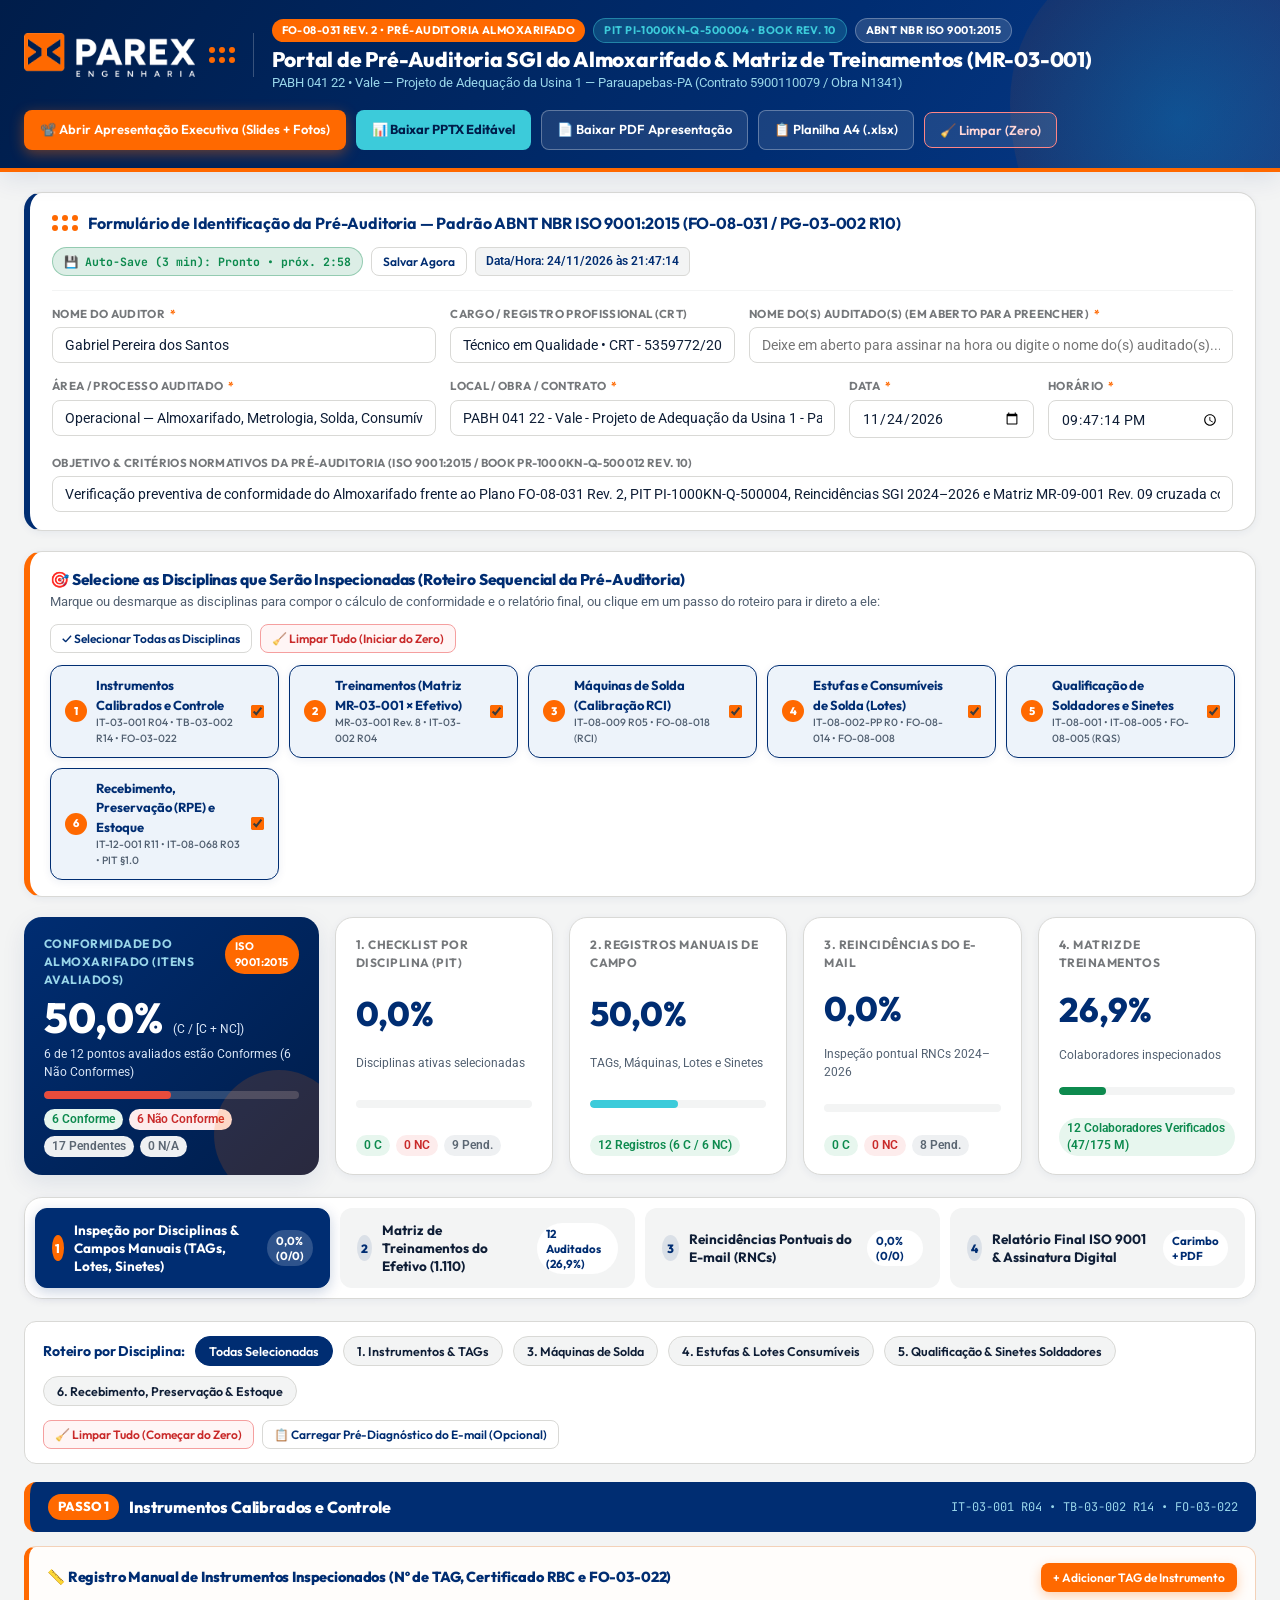
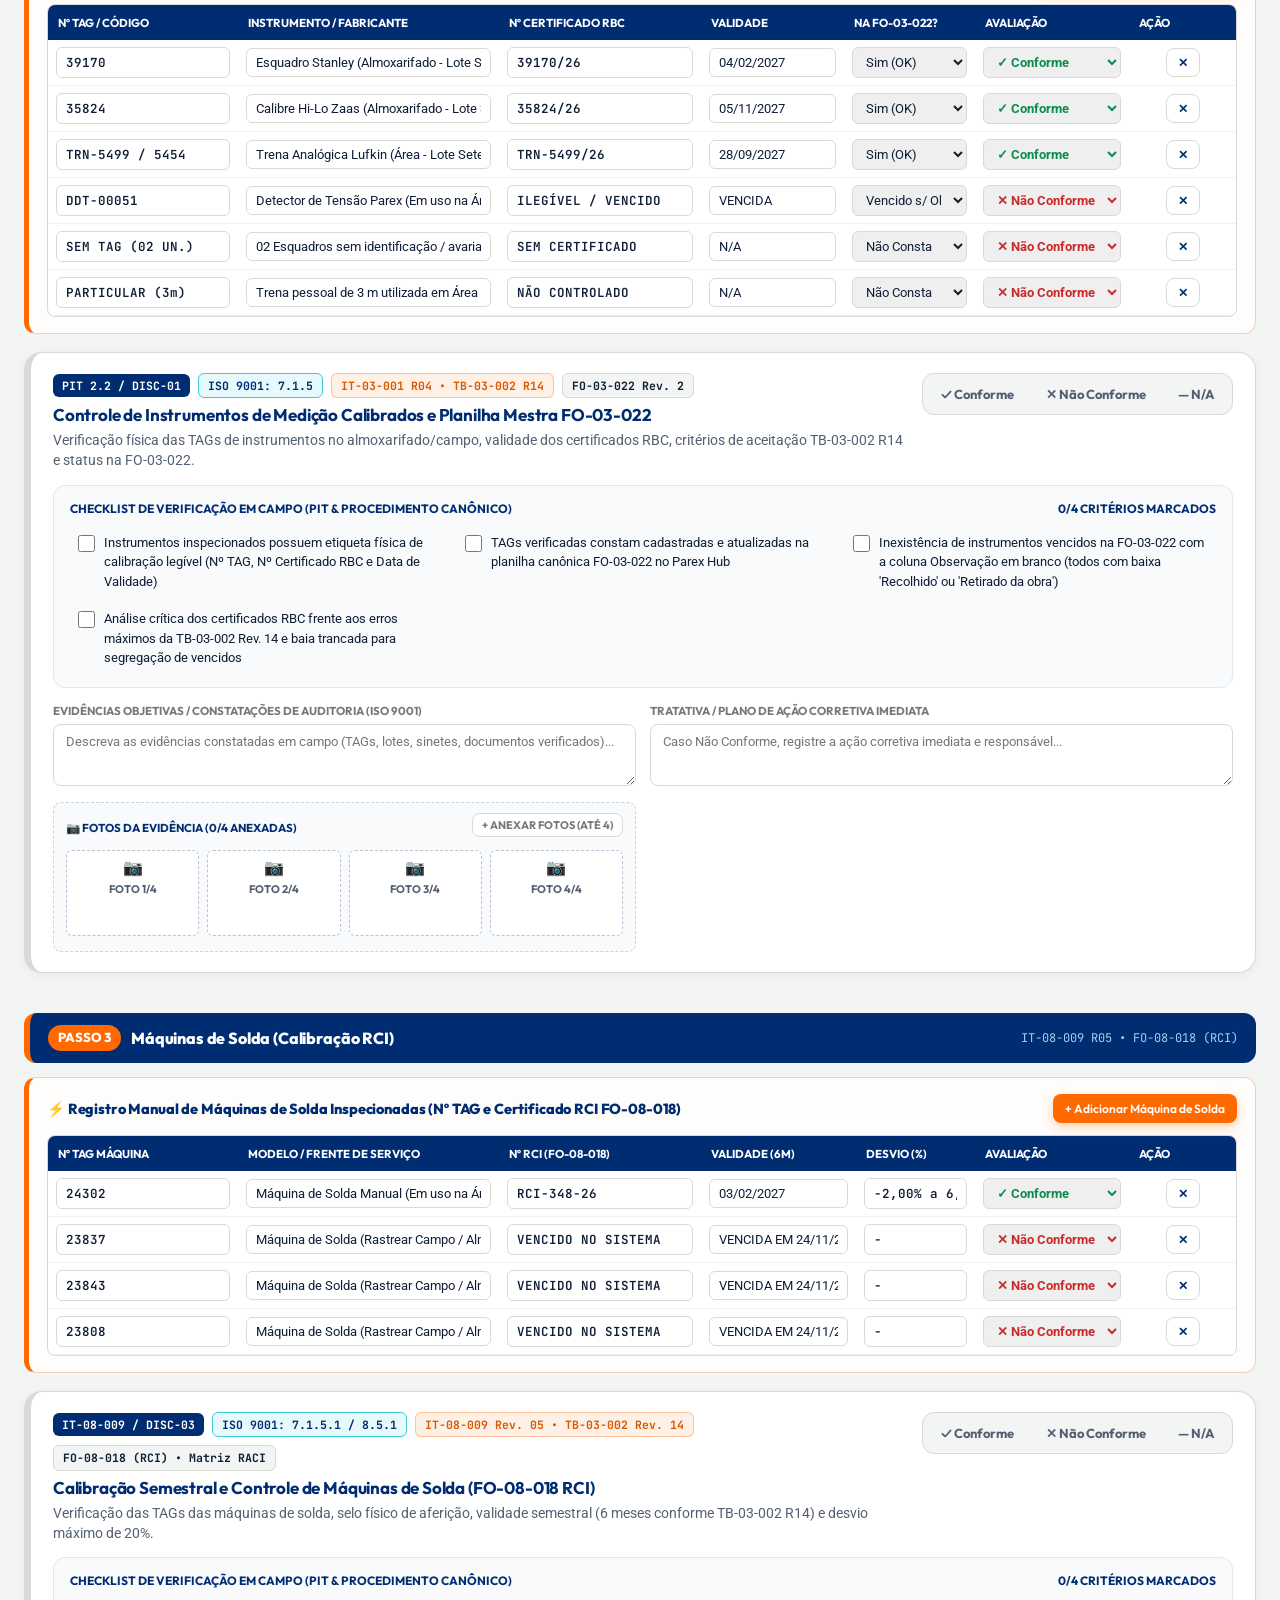
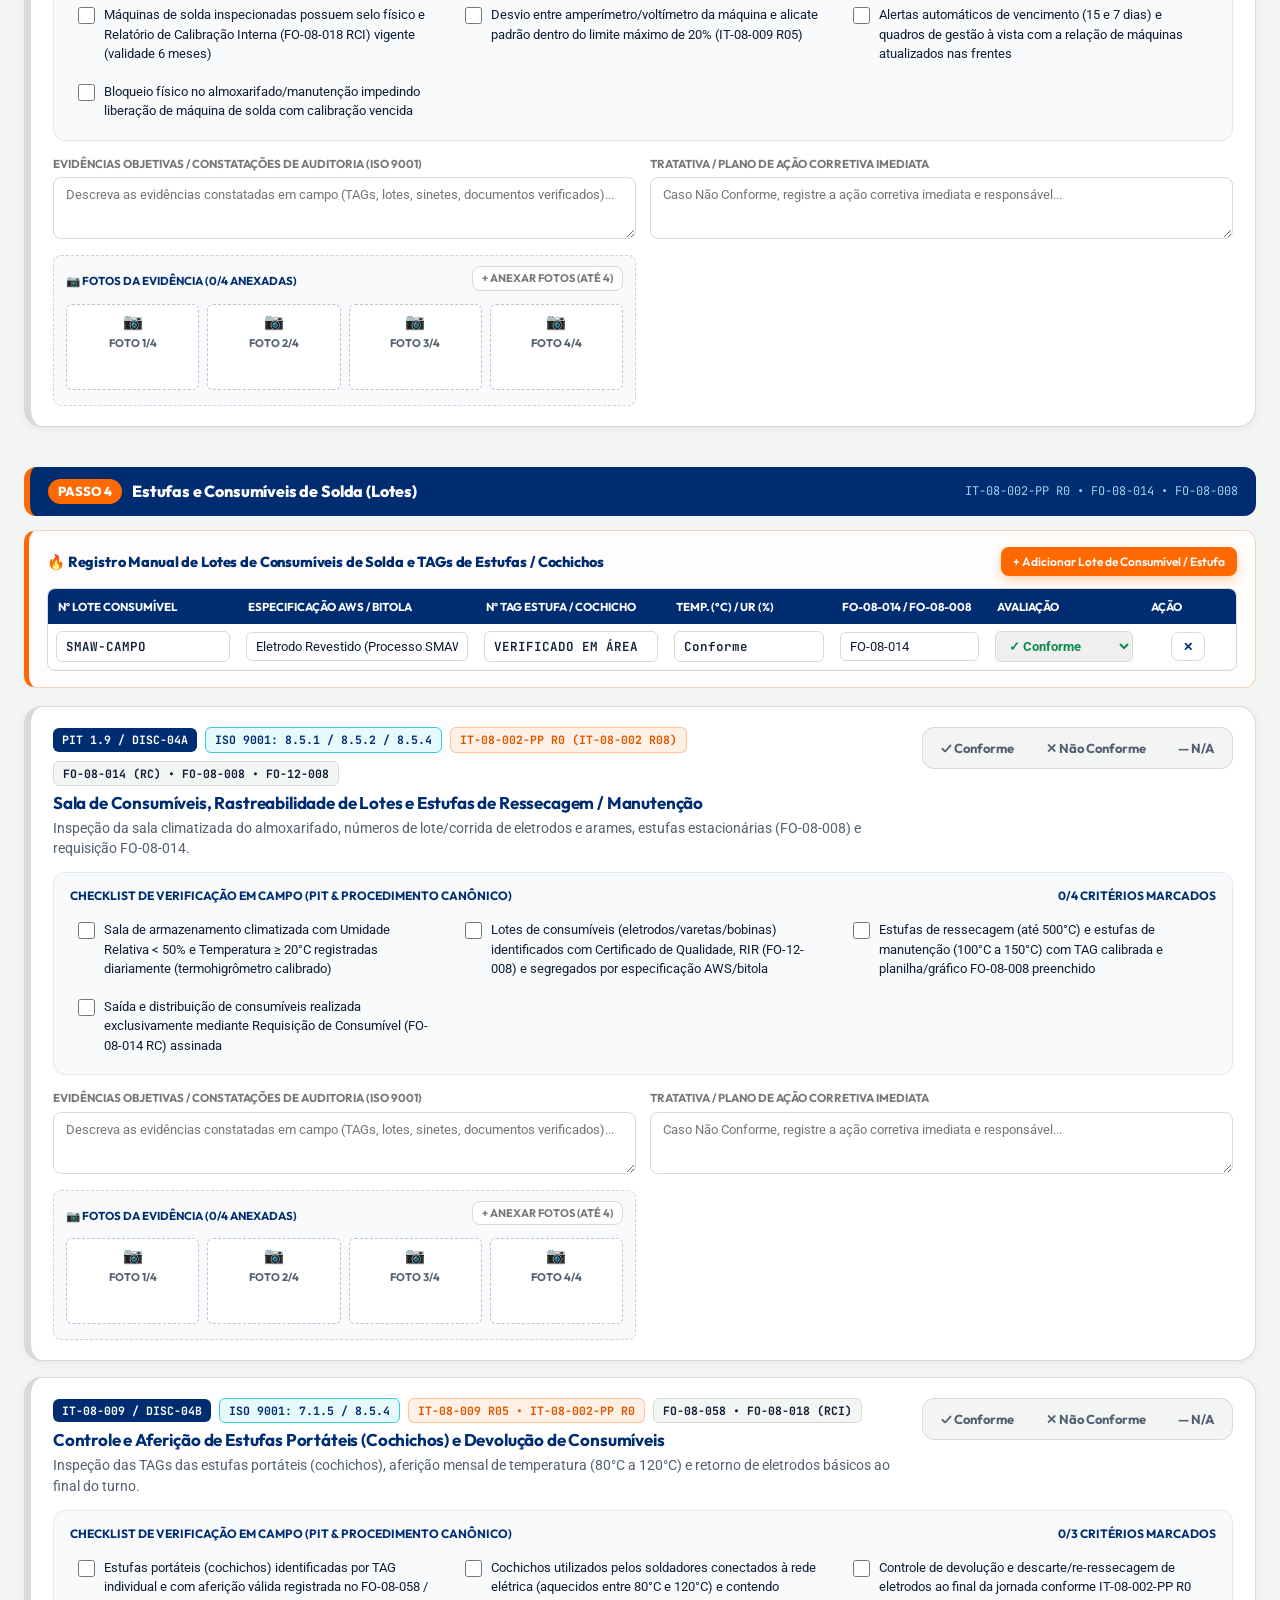
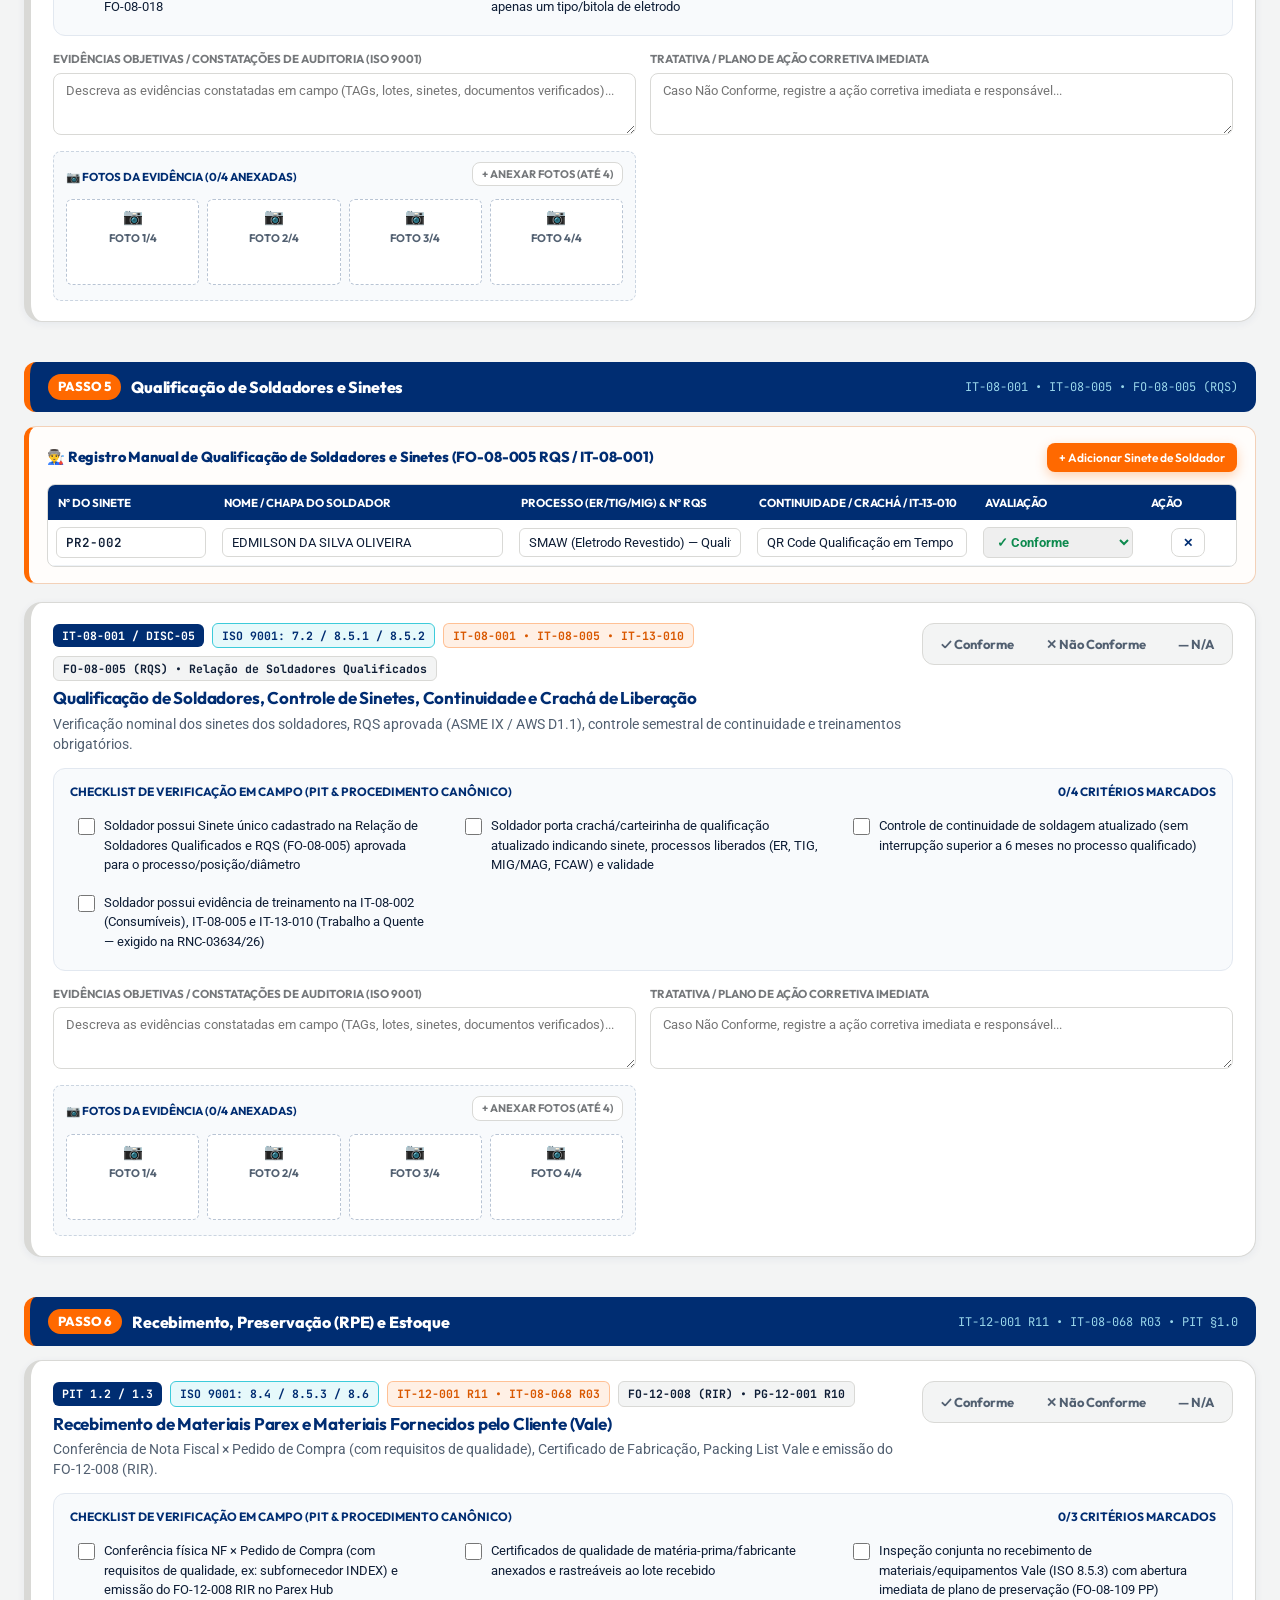
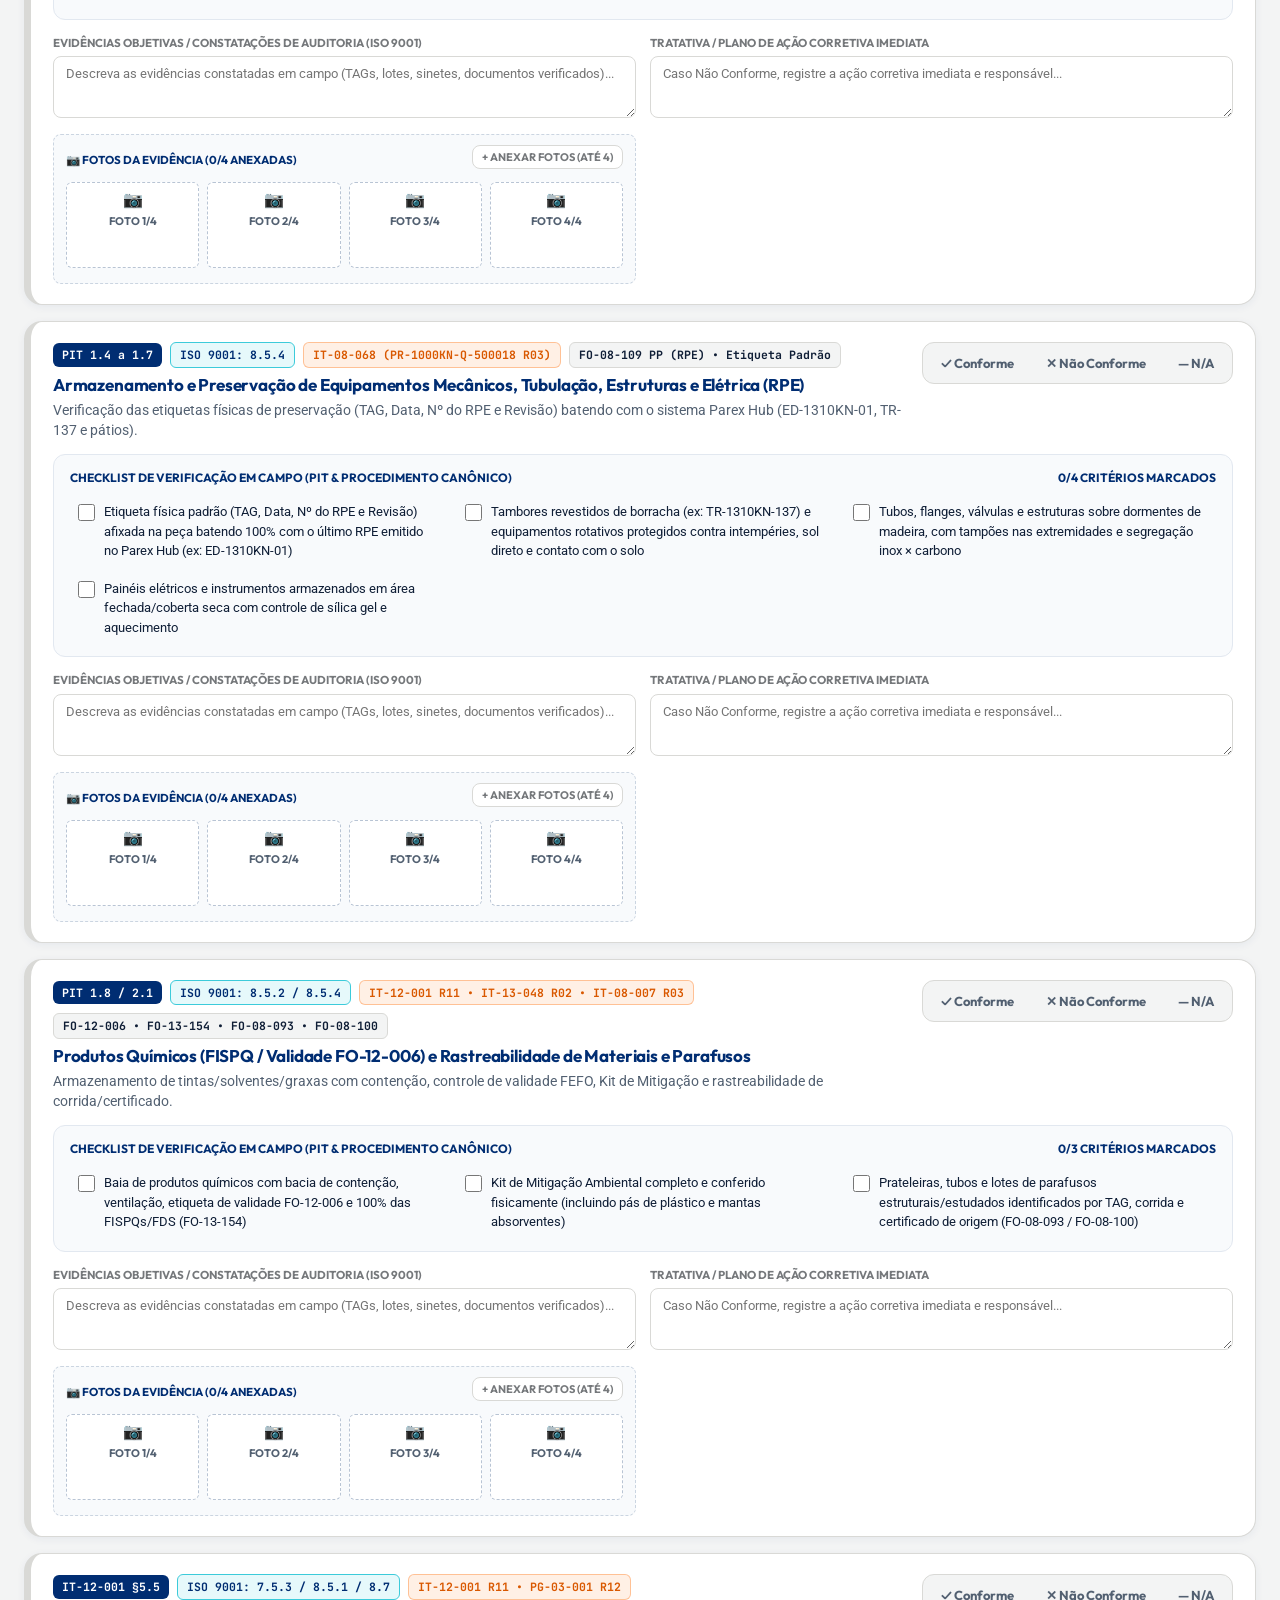
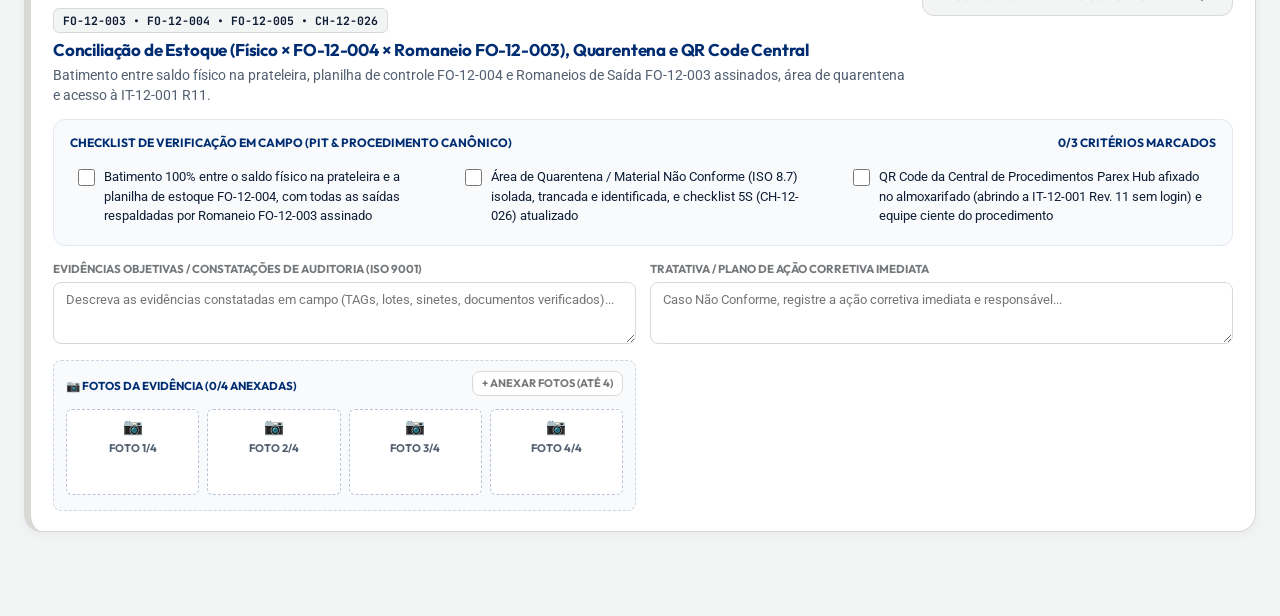
<file: index.html>
<!DOCTYPE html>
<html lang="pt-BR">
<head>
  <meta charset="UTF-8" />
  <meta name="viewport" content="width=device-width, initial-scale=1.0" />
  <title>PAREX ENGENHARIA | Pré-Auditoria do Almoxarifado & Matriz de Treinamentos (ISO 9001:2015)</title>
  <link rel="icon" type="image/png" href="assets/icon-192.png" />
  <link rel="preconnect" href="https://fonts.googleapis.com" />
  <link rel="preconnect" href="https://fonts.gstatic.com" crossorigin />
  <link href="https://fonts.googleapis.com/css2?family=JetBrains+Mono:wght@500;600;700&family=Outfit:wght@300;400;600;700;800&family=Roboto:wght@400;500;700&display=swap" rel="stylesheet" />
  <link rel="stylesheet" href="styles.css" />
</head>
<body>

  <!-- ==================== TOP BRAND HEADER (PAREX BRANDBOOK 2024) ==================== -->
  <header class="brand-header">
    <div class="header-inner">
      <div class="brand-identity">
        <div class="brand-logo-wrap">
          <img src="assets/parex-logo-negativa.png" alt="Parex Engenharia S/A" class="brand-logo" />
          <div class="parex-dots" aria-hidden="true">
            <span></span><span></span><span></span>
            <span></span><span></span><span></span>
          </div>
        </div>
        <div class="brand-titles">
          <div class="doc-badge-row">
            <span class="badge-pill badge-orange">FO-08-031 REV. 2 • PRÉ-AUDITORIA ALMOXARIFADO</span>
            <span class="badge-pill badge-cyan">PIT PI-1000KN-Q-500004 • BOOK REV. 10</span>
            <span class="badge-pill badge-iso">ABNT NBR ISO 9001:2015</span>
          </div>
          <h1>Portal de Pré-Auditoria SGI do Almoxarifado &amp; Matriz de Treinamentos (MR-03-001)</h1>
          <p>PABH 041 22 • Vale — Projeto de Adequação da Usina 1 — Parauapebas-PA (Contrato 5900110079 / Obra N1341)</p>
        </div>
      </div>

      <div class="header-actions no-print">
        <a href="apresentacao.html" class="btn btn-primary" style="background:#FF6900;box-shadow:0 4px 14px rgba(255,105,0,0.4);">
          <span>📽️ Abrir Apresentação Executiva (Slides + Fotos)</span>
        </a>
        <a href="assets/Apresentacao_Auditoria_Qualidade_Almoxarifado_Area_Treinamentos_PAREX.pptx" download class="btn btn-cyan">
          <span>📊 Baixar PPTX Editável</span>
        </a>
        <a href="assets/Apresentacao_Auditoria_Qualidade_Almoxarifado_Area_Treinamentos_PAREX.pdf" download class="btn btn-outline-light">
          <span>📄 Baixar PDF Apresentação</span>
        </a>
        <a href="assets/Planilha_A4_Pre_Auditoria_e_Matriz_Treinamentos_PAREX_ISO9001.xlsx" download class="btn btn-outline-light">
          <span>📋 Planilha A4 (.xlsx)</span>
        </a>
        <button type="button" class="btn btn-outline-light" style="border-color:#FF8585;color:#FFD6D6;" onclick="window.PAREX_APP.clearAllAndStartFromZero()">
          <span>🧹 Limpar (Zero)</span>
        </button>
      </div>
    </div>
  </header>

  <main class="main-container">

    <!-- ==================== ISO 9001 IDENTIFICATION FORM HEADER ==================== -->
    <section class="iso-header-card" aria-label="Dados de Identificação da Auditoria ISO 9001">
      <div class="iso-card-top">
        <div class="iso-card-title">
          <div class="parex-dots" aria-hidden="true">
            <span></span><span></span><span></span>
            <span></span><span></span><span></span>
          </div>
          <h2>Formulário de Identificação da Pré-Auditoria — Padrão ABNT NBR ISO 9001:2015 (FO-08-031 / PG-03-002 R10)</h2>
        </div>
        <div class="iso-meta-badges">
          <span class="autosave-pill" id="autoSaveStatusPill" title="As informações são salvas automaticamente a cada 3 minutos e a cada alteração">
            💾 Auto-Save (3 min): Ativo
          </span>
          <button type="button" class="btn btn-sm btn-outline no-print" onclick="window.PAREX_APP.manualSaveNow()">Salvar Agora</button>
          <span class="meta-tag" id="liveTimestampBadge">Data/Hora: --/--/---- --:--:--</span>
        </div>
      </div>

      <div class="iso-form-grid">
        <div class="form-group col-4">
          <label for="metaAuditor">Nome do Auditor <span class="req-star">*</span></label>
          <input type="text" id="metaAuditor" class="form-control" value="Gabriel Pereira dos Santos" placeholder="Nome completo do auditor" />
        </div>
        <div class="form-group col-3">
          <label for="metaAuditorRole">Cargo / Registro Profissional (CRT)</label>
          <input type="text" id="metaAuditorRole" class="form-control" value="Técnico em Qualidade • CRT - 5359772/2024" />
        </div>
        <div class="form-group col-5">
          <label for="metaAuditado">Nome do(s) Auditado(s) (Em Aberto para Preencher) <span class="req-star">*</span></label>
          <input type="text" id="metaAuditado" class="form-control" value="" placeholder="Deixe em aberto para assinar na hora ou digite o nome do(s) auditado(s)..." />
        </div>

        <div class="form-group col-4">
          <label for="metaArea">Área / Processo Auditado <span class="req-star">*</span></label>
          <input type="text" id="metaArea" class="form-control" value="Operacional — Almoxarifado, Metrologia, Solda, Consumíveis e Preservação" />
        </div>
        <div class="form-group col-4">
          <label for="metaLocal">Local / Obra / Contrato <span class="req-star">*</span></label>
          <input type="text" id="metaLocal" class="form-control" value="PABH 041 22 - Vale - Projeto de Adequação da Usina 1 - Parauapebas-PA (N1341)" />
        </div>
        <div class="form-group col-2">
          <label for="metaData">Data <span class="req-star">*</span></label>
          <input type="date" id="metaData" class="form-control" value="2026-11-24" />
        </div>
        <div class="form-group col-2">
          <label for="metaHora">Horário <span class="req-star">*</span></label>
          <input type="time" id="metaHora" class="form-control" step="1" value="09:30:00" />
        </div>

        <div class="form-group col-12">
          <label for="metaObjetivo">Objetivo &amp; Critérios Normativos da Pré-Auditoria (ISO 9001:2015 / Book PR-1000KN-Q-500012 Rev. 10)</label>
          <input type="text" id="metaObjetivo" class="form-control" value="Verificação preventiva de conformidade do Almoxarifado frente ao Plano FO-08-031 Rev. 2 (Requisitos ISO 9001: 5.1, 5.2, 7.1.5, 7.2, 7.3, 7.5.3, 8.1, 8.4, 8.5.1 a 8.5.6, 8.6, 8.7 e 10.2), PIT PI-1000KN-Q-500004 (Seções 1.0 e 2.0), Reincidências SGI 2024–2026 e Matriz MR-03-001 Rev. 8." />
        </div>
      </div>
    </section>

    <!-- ==================== SELETOR DE DISCIPLINAS E ROTEIRO DE AUDITORIA ==================== -->
    <section class="discipline-selector-card no-print" aria-label="Seleção de Disciplinas Auditadas">
      <div style="display:flex;flex-wrap:wrap;align-items:center;justify-content:space-between;gap:12px;">
        <div>
          <h2 style="font-size:15.5px;font-weight:800;color:var(--parex-navy);display:flex;align-items:center;gap:8px;">
            <span>🎯 Selecione as Disciplinas que Serão Inspecionadas (Roteiro Sequencial da Pré-Auditoria)</span>
          </h2>
          <p style="font-size:12.5px;color:var(--parex-text-muted);margin-top:2px;">
            Marque ou desmarque as disciplinas para compor o cálculo de conformidade e o relatório final, ou clique em um passo do roteiro para ir direto a ele:
          </p>
        </div>
        <div style="display:flex;flex-wrap:wrap;gap:8px;">
          <button type="button" class="btn btn-sm btn-outline" onclick="window.PAREX_APP.toggleAllDisciplines(true)">✓ Selecionar Todas as Disciplinas</button>
          <button type="button" class="btn btn-sm btn-danger-outline" onclick="window.PAREX_APP.clearAllAndStartFromZero()">🧹 Limpar Tudo (Iniciar do Zero)</button>
        </div>
      </div>

      <div class="discipline-pills-grid" id="disciplinePillsContainer"></div>
    </section>

    <!-- ==================== EXECUTIVE COMPLIANCE SCORECARD ==================== -->
    <section class="kpi-dashboard" aria-label="Indicadores de Conformidade do Almoxarifado">
      <div class="kpi-card kpi-hero">
        <div class="kpi-top">
          <span class="kpi-label">CONFORMIDADE DO ALMOXARIFADO (ITENS AVALIADOS)</span>
          <span class="badge-pill badge-orange" id="kpiOverallBadge">ISO 9001:2015</span>
        </div>
        <div class="kpi-value-row">
          <span class="kpi-value" id="kpiOverallPct">0,0%</span>
          <span class="kpi-sub" id="kpiOverallFormula">(C / [C + NC])</span>
        </div>
        <div class="kpi-sub" id="kpiOverallSummaryText">0 itens avaliados • Selecione Conforme ou Não Conforme nos itens abaixo</div>
        <div class="progress-track">
          <div class="progress-fill" id="kpiOverallBar" style="width: 0%;"></div>
        </div>
        <div class="kpi-counts">
          <span class="count-pill count-c" id="kpiOverallC">0 Conforme</span>
          <span class="count-pill count-nc" id="kpiOverallNC">0 Não Conforme</span>
          <span class="count-pill count-na" id="kpiOverallPend">0 Pendentes</span>
          <span class="count-pill count-na" id="kpiOverallNA">0 N/A</span>
        </div>
      </div>

      <div class="kpi-card">
        <div class="kpi-top">
          <span class="kpi-label">1. CHECKLIST POR DISCIPLINA (PIT)</span>
        </div>
        <div class="kpi-value-row">
          <span class="kpi-value" id="kpiPitPct">0,0%</span>
        </div>
        <div class="kpi-sub" id="kpiPitSub">Disciplinas ativas selecionadas</div>
        <div class="progress-track">
          <div class="progress-fill" id="kpiPitBar" style="width: 0%; background-color: var(--parex-navy);"></div>
        </div>
        <div class="kpi-counts">
          <span class="count-pill count-c" id="kpiPitC">0 C</span>
          <span class="count-pill count-nc" id="kpiPitNC">0 NC</span>
          <span class="count-pill count-na" id="kpiPitPend">0 Pend.</span>
        </div>
      </div>

      <div class="kpi-card">
        <div class="kpi-top">
          <span class="kpi-label">2. REGISTROS MANUAIS DE CAMPO</span>
        </div>
        <div class="kpi-value-row">
          <span class="kpi-value" id="kpiManualPct">0,0%</span>
        </div>
        <div class="kpi-sub" id="kpiManualSub">TAGs, Máquinas, Lotes e Sinetes</div>
        <div class="progress-track">
          <div class="progress-fill" id="kpiManualBar" style="width: 0%; background-color: var(--parex-cyan);"></div>
        </div>
        <div class="kpi-counts">
          <span class="count-pill count-c" id="kpiManualCount">0 Registros Lançados</span>
        </div>
      </div>

      <div class="kpi-card">
        <div class="kpi-top">
          <span class="kpi-label">3. REINCIDÊNCIAS DO E-MAIL</span>
        </div>
        <div class="kpi-value-row">
          <span class="kpi-value" id="kpiRecPct">0,0%</span>
        </div>
        <div class="kpi-sub" id="kpiRecSub">Inspeção pontual RNCs 2024–2026</div>
        <div class="progress-track">
          <div class="progress-fill" id="kpiRecBar" style="width: 0%; background-color: var(--parex-orange);"></div>
        </div>
        <div class="kpi-counts">
          <span class="count-pill count-c" id="kpiRecC">0 C</span>
          <span class="count-pill count-nc" id="kpiRecNC">0 NC</span>
          <span class="count-pill count-na" id="kpiRecPend">0 Pend.</span>
        </div>
      </div>

      <div class="kpi-card">
        <div class="kpi-top">
          <span class="kpi-label">4. MATRIZ DE TREINAMENTOS</span>
        </div>
        <div class="kpi-value-row">
          <span class="kpi-value" id="kpiAlmoxTrainPct">0,0%</span>
        </div>
        <div class="kpi-sub" id="kpiAlmoxTrainSub">Colaboradores inspecionados</div>
        <div class="progress-track">
          <div class="progress-fill" id="kpiAlmoxTrainBar" style="width: 0%; background-color: var(--status-c);"></div>
        </div>
        <div class="kpi-counts">
          <span class="count-pill count-c" id="kpiAlmoxTrainDone">0 Colaboradores Auditados</span>
        </div>
      </div>
    </section>

    <!-- ==================== NAVIGATION TABS ==================== -->
    <nav class="nav-tabs-bar" aria-label="Navegação de Módulos da Pré-Auditoria">
      <button type="button" class="nav-tab active" data-tab="pit" onclick="window.PAREX_APP.switchTab('pit')">
        <span class="nav-tab-left">
          <span class="tab-num">1</span>
          <span>Inspeção por Disciplinas &amp; Campos Manuais (TAGs, Lotes, Sinetes)</span>
        </span>
        <span class="tab-badge" id="badgeTabPit">Roteiro</span>
      </button>

      <button type="button" class="nav-tab" data-tab="treinamentos" onclick="window.PAREX_APP.switchTab('treinamentos')">
        <span class="nav-tab-left">
          <span class="tab-num">2</span>
          <span>Matriz de Treinamentos do Efetivo (1.110)</span>
        </span>
        <span class="tab-badge" id="badgeTabTrain">140 Cargos</span>
      </button>

      <button type="button" class="nav-tab" data-tab="reincidencias" onclick="window.PAREX_APP.switchTab('reincidencias')">
        <span class="nav-tab-left">
          <span class="tab-num">3</span>
          <span>Reincidências Pontuais do E-mail (RNCs)</span>
        </span>
        <span class="tab-badge" id="badgeTabRec">8 Críticos</span>
      </button>

      <button type="button" class="nav-tab" data-tab="relatorio" onclick="window.PAREX_APP.switchTab('relatorio')">
        <span class="nav-tab-left">
          <span class="tab-num">4</span>
          <span>Relatório Final ISO 9001 &amp; Assinatura Digital</span>
        </span>
        <span class="tab-badge" id="badgeTabReport">Carimbo + PDF</span>
      </button>
    </nav>

    <!-- ==================== TAB 1: INSPEÇÃO POR DISCIPLINAS & CAMPOS MANUAIS ==================== -->
    <section id="panel-pit" class="tab-panel active" aria-label="Inspeção por Disciplinas e Registros Manuais de Campo">
      <div class="section-toolbar">
        <div class="toolbar-left">
          <strong class="font-display" style="color: var(--parex-navy);">Roteiro por Disciplina:</strong>
          <button type="button" class="filter-chip active" data-disc-view="ALL" onclick="window.PAREX_APP.setDisciplineView('ALL')">Todas Selecionadas</button>
          <button type="button" class="filter-chip" data-disc-view="METROLOGIA" onclick="window.PAREX_APP.setDisciplineView('METROLOGIA')">1. Instrumentos &amp; TAGs</button>
          <button type="button" class="filter-chip" data-disc-view="MAQ_SOLDA" onclick="window.PAREX_APP.setDisciplineView('MAQ_SOLDA')">3. Máquinas de Solda</button>
          <button type="button" class="filter-chip" data-disc-view="CONSUMIVEIS" onclick="window.PAREX_APP.setDisciplineView('CONSUMIVEIS')">4. Estufas &amp; Lotes Consumíveis</button>
          <button type="button" class="filter-chip" data-disc-view="SOLDADORES" onclick="window.PAREX_APP.setDisciplineView('SOLDADORES')">5. Qualificação &amp; Sinetes Soldadores</button>
          <button type="button" class="filter-chip" data-disc-view="ALMOX_GERAL" onclick="window.PAREX_APP.setDisciplineView('ALMOX_GERAL')">6. Recebimento, Preservação &amp; Estoque</button>
        </div>
        <div class="toolbar-right">
          <button type="button" class="btn btn-sm btn-danger-outline" onclick="window.PAREX_APP.clearAllAndStartFromZero()">🧹 Limpar Tudo (Começar do Zero)</button>
          <button type="button" class="btn btn-sm btn-outline" onclick="window.PAREX_APP.loadDiagnosticSample()">📋 Carregar Pré-Diagnóstico do E-mail (Opcional)</button>
        </div>
      </div>

      <!-- Datalist of Welders from 1,110 Efetivo for fast manual or autocomplete entry -->
      <datalist id="weldersDatalist"></datalist>

      <!-- Dynamic Discipline Sections + Manual Entry Tables + PIT Cards -->
      <div id="pitCardsContainer" class="inspection-grid"></div>
    </section>

    <!-- ==================== TAB 2: MATRIZ DE TREINAMENTOS DO EFETIVO (MR-03-001 × 1.110) ==================== -->
    <section id="panel-treinamentos" class="tab-panel" aria-label="Matriz de Treinamentos do Efetivo MR-03-001">
      <div class="section-toolbar">
        <div class="toolbar-left">
          <strong class="font-display" style="color: var(--parex-navy);">Filtrar Efetivo por Disciplina / Setor (MR-03-001 R8):</strong>
          <button type="button" class="filter-chip active" data-sector-chip="ALL" onclick="window.PAREX_APP.setMatrixSectorFilter('ALL')">👥 Todo o Efetivo (1.110)</button>
          <button type="button" class="filter-chip" data-sector-chip="SAMPLE_12" onclick="window.PAREX_APP.setMatrixSectorFilter('SAMPLE_12')">🎯 Amostra 12 Colaboradores</button>
          <button type="button" class="filter-chip" data-sector-chip="AUDITED_ONLY" onclick="window.PAREX_APP.setMatrixSectorFilter('AUDITED_ONLY')">✅ Já Verificados na Auditoria (<span id="auditedEmpCountChip">0</span>)</button>
          <button type="button" class="filter-chip" data-sector-chip="R9::Almoxarifado / Expedição" onclick="window.PAREX_APP.setMatrixSectorFilter('R9::Almoxarifado / Expedição')">📦 Almoxarifado / Expedição (20)</button>
          <button type="button" class="filter-chip" data-sector-chip="R9::Solda" onclick="window.PAREX_APP.setMatrixSectorFilter('R9::Solda')">🔥 Solda (99)</button>
          <button type="button" class="filter-chip" data-sector-chip="R9::Controle de qualidade" onclick="window.PAREX_APP.setMatrixSectorFilter('R9::Controle de qualidade')">🔍 Controle de Qualidade (34)</button>
          <button type="button" class="filter-chip" data-sector-chip="R9::Elétrica" onclick="window.PAREX_APP.setMatrixSectorFilter('R9::Elétrica')">⚡ Elétrica</button>
        </div>
        <div class="toolbar-right">
          <a href="assets/Planilha_A4_Pre_Auditoria_e_Matriz_Treinamentos_PAREX_ISO9001.xlsx" download class="btn btn-sm btn-navy">📊 Baixar Excel A4 (.xlsx)</a>
          <button type="button" class="btn btn-sm btn-primary" onclick="window.PAREX_PDF.exportA4ChecklistSheetPDF()">📋 Baixar Planilha A4 PDF (12 Colaboradores)</button>
          <button type="button" class="btn btn-sm btn-danger-outline" onclick="window.PAREX_APP.clearAllTrainings()">🧹 Zerar Treinamentos</button>
          <button type="button" class="btn btn-sm btn-cyan" onclick="window.PAREX_PDF.exportTrainingMatrixPDF()">📄 PDF Matriz Completa</button>
        </div>
      </div>

      <!-- PLANILHA INTERATIVA A4 DOS 12 COLABORADORES (MARCAR CONFORME OU NÃO CONFORME) -->
      <div class="manual-log-box" id="a4Sheet12Container" style="background:#FFFFFF;border-color:var(--parex-navy);border-left:6px solid var(--parex-orange);margin-bottom:20px;">
        <!-- Populated dynamically by app.js -->
      </div>

      <div class="matrix-layout">
        <!-- Left Column: Filterable Roster of 1,110 Employees -->
        <aside class="employee-roster-card">
          <div class="roster-header">
            <h3>Efetivo Presente (1.110 Colaboradores)</h3>
            <span class="badge-pill badge-orange" id="rosterCountBadge">1.110 Colaboradores</span>
          </div>

          <div class="roster-filters">
            <div class="form-group">
              <label for="matrixSectorSelect">1. Filtrar por Área / Disciplina da Matriz (MR-03-001)</label>
              <select id="matrixSectorSelect" class="form-control" onchange="window.PAREX_APP.onMatrixFilterChange()"></select>
            </div>

            <div class="form-group">
              <label for="matrixCargoSelect">2. Filtrar por Cargo / Função (140 Cargos)</label>
              <select id="matrixCargoSelect" class="form-control" onchange="window.PAREX_APP.onMatrixFilterChange()"></select>
            </div>

            <div style="display: grid; grid-template-columns: 1fr 1fr; gap: 8px;">
              <div class="form-group">
                <label for="matrixStatusSelect">3. Status Ponto</label>
                <select id="matrixStatusSelect" class="form-control" onchange="window.PAREX_APP.onMatrixFilterChange()">
                  <option value="ALL">Todos os Status</option>
                  <option value="PRESENTE">PRESENTE (Dia/Turno)</option>
                  <option value="FALTA">FALTA</option>
                  <option value="FÉRIAS">FÉRIAS</option>
                  <option value="FOLGA">FOLGA DE CAMPO</option>
                  <option value="ATESTADO">ATESTADO</option>
                </select>
              </div>
              <div class="form-group">
                <label for="matrixSearchInput">4. Buscar Nome / Chapa</label>
                <input type="search" id="matrixSearchInput" class="form-control" placeholder="Digite nome ou chapa..." oninput="window.PAREX_APP.onMatrixFilterChange()" />
              </div>
            </div>
          </div>

          <div id="employeeRosterList" class="roster-list"></div>
        </aside>

        <!-- Right Column: Selected Employee Qualification Matrix -->
        <div class="employee-detail-card" id="employeeDetailPanel"></div>
      </div>
    </section>

    <!-- ==================== TAB 3: INSPEÇÃO PONTUAL DE REINCIDÊNCIAS DO E-MAIL ==================== -->
    <section id="panel-reincidencias" class="tab-panel" aria-label="Inspeção Pontual de Reincidências do Almoxarifado">
      <div class="section-toolbar">
        <div class="toolbar-left">
          <strong class="font-display" style="color: var(--parex-navy);">Reincidências SGI (E-mail 23/11/2026 — Gleidson Mesquita &amp; Edson Batista + FO-128):</strong>
          <button type="button" class="filter-chip active" data-rec-filter="ALL" onclick="window.PAREX_APP.filterRec('ALL')">Todas (8)</button>
          <button type="button" class="filter-chip" data-rec-filter="PEND" onclick="window.PAREX_APP.filterRec('PEND')">⏳ Não Avaliadas</button>
          <button type="button" class="filter-chip" data-rec-filter="NC" onclick="window.PAREX_APP.filterRec('NC')">✕ Não Conformes</button>
          <button type="button" class="filter-chip" data-rec-filter="C" onclick="window.PAREX_APP.filterRec('C')">✓ Conformes</button>
        </div>
        <div class="toolbar-right">
          <button type="button" class="btn btn-sm btn-primary" onclick="window.PAREX_PDF.exportRecurrencesPDF()">📄 Exportar Relatório Pontual de Reincidências (PDF Assinado)</button>
        </div>
      </div>

      <div id="recCardsContainer" class="inspection-grid"></div>
    </section>

    <!-- ==================== TAB 4: RELATÓRIO FINAL ISO 9001 & ASSINATURA DIGITAL ==================== -->
    <section id="panel-relatorio" class="tab-panel" aria-label="Relatório Consolidado de Pré-Auditoria e Assinatura Digital">
      <div class="section-toolbar no-print">
        <div class="toolbar-left">
          <strong class="font-display" style="color: var(--parex-navy);">Exportação Oficial com Assinatura Digital, Carimbo, Rubrica, Data e Horário:</strong>
        </div>
        <div class="toolbar-right">
          <button type="button" class="btn btn-primary" onclick="window.PAREX_PDF.exportFullAuditPDF()">📄 Baixar PDF Completo ISO 9001</button>
          <button type="button" class="btn btn-navy" onclick="window.PAREX_PDF.exportRecurrencesPDF()">🎯 Baixar PDF Reincidências</button>
          <button type="button" class="btn btn-cyan" onclick="window.PAREX_PDF.exportTrainingMatrixPDF()">🎓 Baixar PDF Matriz Treinamentos</button>
          <button type="button" class="btn btn-outline" onclick="window.print()">🖨️ Imprimir A4</button>
          <button type="button" class="btn btn-outline" onclick="window.PAREX_APP.exportBackupJSON()">💾 Exportar JSON</button>
          <button type="button" class="btn btn-outline" onclick="window.PAREX_APP.shareWhatsAppSummary()">📲 Resumo WhatsApp</button>
        </div>
      </div>

      <div class="report-sheet" id="printableReportSheet">
        <div class="report-sheet-header">
          <div style="display: flex; align-items: center; gap: 16px;">
            <img src="assets/parex-logo-positiva.png" alt="Parex Engenharia S/A" class="report-logo-pos" />
            <div>
              <div style="font-family: 'Outfit', sans-serif; font-size: 11px; font-weight: 800; color: var(--parex-orange); text-transform: uppercase; letter-spacing: 0.05em;">
                SISTEMA DE GESTÃO INTEGRADO — QUALIDADE (ABNT NBR ISO 9001:2015)
              </div>
              <h2 style="font-size: 20px; font-weight: 800; color: var(--parex-navy);">
                RELATÓRIO DE PRÉ-AUDITORIA DO ALMOXARIFADO &amp; MATRIZ DE TREINAMENTOS
              </h2>
              <div style="font-size: 12.5px; color: var(--parex-text-muted);">
                Baseado no Plano da Auditoria FO-08-031 Rev. 2 • PIT PI-1000KN-Q-500004 • Book PR-1000KN-Q-500012 Rev. 10 • MR-03-001 Rev. 8
              </div>
            </div>
          </div>

          <div class="report-doc-box">
            <div><strong>Código: FO-08-031 / PG-03-002 R10</strong></div>
            <div>Contrato Vale: 5900110079 (Obra N1341)</div>
            <div>Escopo: PABH 041 22 — Adequação da Usina 1</div>
            <div id="reportHeaderTimestamp">Emissão: 24/11/2026 09:30:00</div>
          </div>
        </div>

        <!-- Identification Table -->
        <table class="report-meta-table">
          <tbody>
            <tr>
              <th>Auditor Responsável</th>
              <td id="repAuditor">Gabriel Pereira dos Santos (Técnico em Qualidade • CRT - 5359772/2024)</td>
              <th>Data e Horário</th>
              <td id="repDataHora">24/11/2026 às 09:30:00</td>
            </tr>
            <tr>
              <th>Auditado(s)</th>
              <td id="repAuditado">____________________________________________________ (Em aberto)</td>
              <th>Área / Setor</th>
              <td id="repArea">Operacional — Almoxarifado, Metrologia, Solda, Consumíveis e Preservação</td>
            </tr>
            <tr>
              <th>Local / Escopo</th>
              <td colspan="3" id="repLocal">PABH 041 22 - Vale - Projeto de Adequação da Usina 1 - Parauapebas-PA (N1341)</td>
            </tr>
            <tr>
              <th>Disciplinas Auditadas</th>
              <td colspan="3" id="repDisciplinas">Instrumentos Calibrados • Matriz de Treinamentos • Máquinas de Solda • Estufas e Consumíveis • Qualificação de Soldadores • Almoxarifado Geral</td>
            </tr>
          </tbody>
        </table>

        <!-- Executive Scorecard Boxes -->
        <div class="report-summary-grid">
          <div class="report-summary-box" style="border-color: var(--parex-navy); background: #F0F5FC;">
            <div style="font-size: 11px; font-weight: 700; text-transform: uppercase; color: var(--parex-navy);">CONFORMIDADE GERAL ALMOXARIFADO</div>
            <div class="big-num" id="repOverallPct">0,0%</div>
            <div style="font-size: 11.5px; color: var(--parex-text-muted);" id="repOverallCounts">0 C / 0 NC / 0 Pend.</div>
          </div>
          <div class="report-summary-box">
            <div style="font-size: 11px; font-weight: 700; text-transform: uppercase; color: var(--parex-cool-gray-9);">CHECKLIST DISCIPLINAS (PIT)</div>
            <div class="big-num" id="repPitPct">0,0%</div>
            <div style="font-size: 11.5px; color: var(--parex-text-muted);" id="repPitCounts">0 C / 0 NC</div>
          </div>
          <div class="report-summary-box">
            <div style="font-size: 11px; font-weight: 700; text-transform: uppercase; color: var(--parex-orange-dark);">REGISTROS MANUAIS &amp; REINCIDÊNCIAS</div>
            <div class="big-num" id="repRecPct" style="color: var(--parex-orange-dark);">0,0%</div>
            <div style="font-size: 11.5px; color: var(--parex-text-muted);" id="repRecCounts">TAGs, Lotes, Sinetes e RNCs</div>
          </div>
          <div class="report-summary-box">
            <div style="font-size: 11px; font-weight: 700; text-transform: uppercase; color: var(--status-c);">MATRIZ DE TREINAMENTOS</div>
            <div class="big-num" id="repTrainPct" style="color: var(--status-c);">0,0%</div>
            <div style="font-size: 11.5px; color: var(--parex-text-muted);" id="repTrainCounts">0 Colaboradores Verificados</div>
          </div>
        </div>

        <!-- Detailed Tables Rendered Dynamically -->
        <h3 style="font-size: 14.5px; color: var(--parex-navy); margin-bottom: 8px; text-transform: uppercase;">
          1. Registros Manuais de Campo (TAGs de Instrumentos, Máquinas de Solda, Lotes de Consumíveis / Estufas e Sinetes de Soldadores)
        </h3>
        <div id="repManualLogsContainer" style="margin-bottom: 22px;"></div>

        <h3 style="font-size: 14.5px; color: var(--parex-navy); margin-bottom: 8px; text-transform: uppercase;">
          2. Resultados do Checklist por Disciplina (PIT PI-1000KN-Q-500004 &amp; Procedimentos Canônicos)
        </h3>
        <table class="report-table" id="repPitTable">
          <thead>
            <tr>
              <th style="width: 14%;">Disciplina / Código</th>
              <th style="width: 24%;">Ponto de Inspeção &amp; Procedimento</th>
              <th style="width: 11%;">Status</th>
              <th style="width: 26%;">Evidências Objetivas Constatadas</th>
              <th style="width: 25%;">Tratativa / Ação Corretiva</th>
            </tr>
          </thead>
          <tbody></tbody>
        </table>

        <h3 style="font-size: 14.5px; color: var(--parex-navy); margin-bottom: 8px; text-transform: uppercase;">
          3. Inspeção Pontual de Reincidências do Almoxarifado (E-mail SGI 23/11/2026 &amp; FO-128)
        </h3>
        <table class="report-table" id="repRecTable">
          <thead>
            <tr>
              <th style="width: 13%;">RNC / Histórico</th>
              <th style="width: 24%;">Reincidência / Escopo Pontual</th>
              <th style="width: 11%;">Status</th>
              <th style="width: 27%;">Verificação Física &amp; Documental</th>
              <th style="width: 25%;">Plano de Ação / Bloqueio</th>
            </tr>
          </thead>
          <tbody></tbody>
        </table>

        <h3 style="font-size: 14.5px; color: var(--parex-navy); margin-bottom: 8px; text-transform: uppercase;">
          4. Colaboradores Verificados na Matriz de Treinamentos (MR-03-001 Rev. 8)
        </h3>
        <table class="report-table" id="repTrainTable">
          <thead>
            <tr>
              <th style="width: 9%;">Chapa</th>
              <th style="width: 26%;">Colaborador</th>
              <th style="width: 22%;">Cargo / Função</th>
              <th style="width: 11%;">Status Ponto</th>
              <th style="width: 18%;">Obrigatórios (M) Concluídos</th>
              <th style="width: 14%;">% Aderência</th>
            </tr>
          </thead>
          <tbody></tbody>
        </table>

        <!-- ==================== MANDATORY SIGNATURE, STAMP & RUBRIC FOOTER ==================== -->
        <div class="signature-footer-panel">
          <div class="signatures-grid">
            <!-- Auditor Official Stamp + Blue Ink Rubric -->
            <div class="sig-box sig-box-auditor">
              <div style="font-family: 'Outfit', sans-serif; font-size: 11.5px; font-weight: 700; color: var(--parex-navy); text-transform: uppercase;">
                ASSINATURA DIGITAL, CARIMBO E RUBRICA DO AUDITOR
              </div>
              <div class="stamp-rubric-container">
                <img src="assets/carimbo-gabriel.png" alt="Carimbo e Rubrica Gabriel Pereira dos Santos - Técnico em Qualidade CRT 5359772/2024" class="stamp-img" />
              </div>
              <div class="sig-line">
                <div class="sig-name" id="sigAuditorName">Gabriel Pereira dos Santos</div>
                <div class="sig-role" id="sigAuditorRole">Técnico em Qualidade • CRT - 5359772/2024 • Parex Engenharia S/A</div>
                <div class="sig-timestamp-bar">
                  <span>🔏 ASSINADO EM:</span>
                  <span id="sigTimestampText">24/11/2026 às 09:30:00</span>
                </div>
              </div>
            </div>

            <!-- Auditee Digital Signature Pad (OPEN BY DEFAULT) -->
            <div class="sig-box">
              <div style="font-family: 'Outfit', sans-serif; font-size: 11.5px; font-weight: 700; color: var(--parex-cool-gray-9); text-transform: uppercase;">
                ASSINATURA DO(S) AUDITADO(S) — EM ABERTO
              </div>
              <div class="auditee-canvas-wrap">
                <canvas id="auditeeSigCanvas" width="340" height="115" title="Espaço em aberto para assinatura manual ou digital do auditado"></canvas>
                <div class="no-print" style="display: flex; gap: 8px;">
                  <button type="button" class="btn btn-sm btn-outline" onclick="window.PAREX_APP.clearAuditeeSignature()">Limpar Espaço de Assinatura</button>
                </div>
              </div>
              <div class="sig-line">
                <div class="sig-name" id="sigAuditadoName">__________________________________________________</div>
                <div class="sig-role" id="sigAuditadoArea">Nome e Assinatura do Auditado (Em Aberto)</div>
                <div class="sig-timestamp-bar" style="background: var(--parex-cool-gray-9);">
                  <span>📅 DATA / HORA:</span>
                  <span id="sigAuditadoTimestampText">24/11/2026 às 09:30:00</span>
                </div>
              </div>
            </div>
          </div>
        </div>
      </div>
    </section>

  </main>

  <!-- Scripts -->
  <script src="assets/vendor/jspdf.umd.min.js"></script>
  <script src="assets-b64.js"></script>
  <script src="data.js"></script>
  <script src="app.js"></script>
  <script src="pdf-export.js"></script>
</body>
</html>
</file>
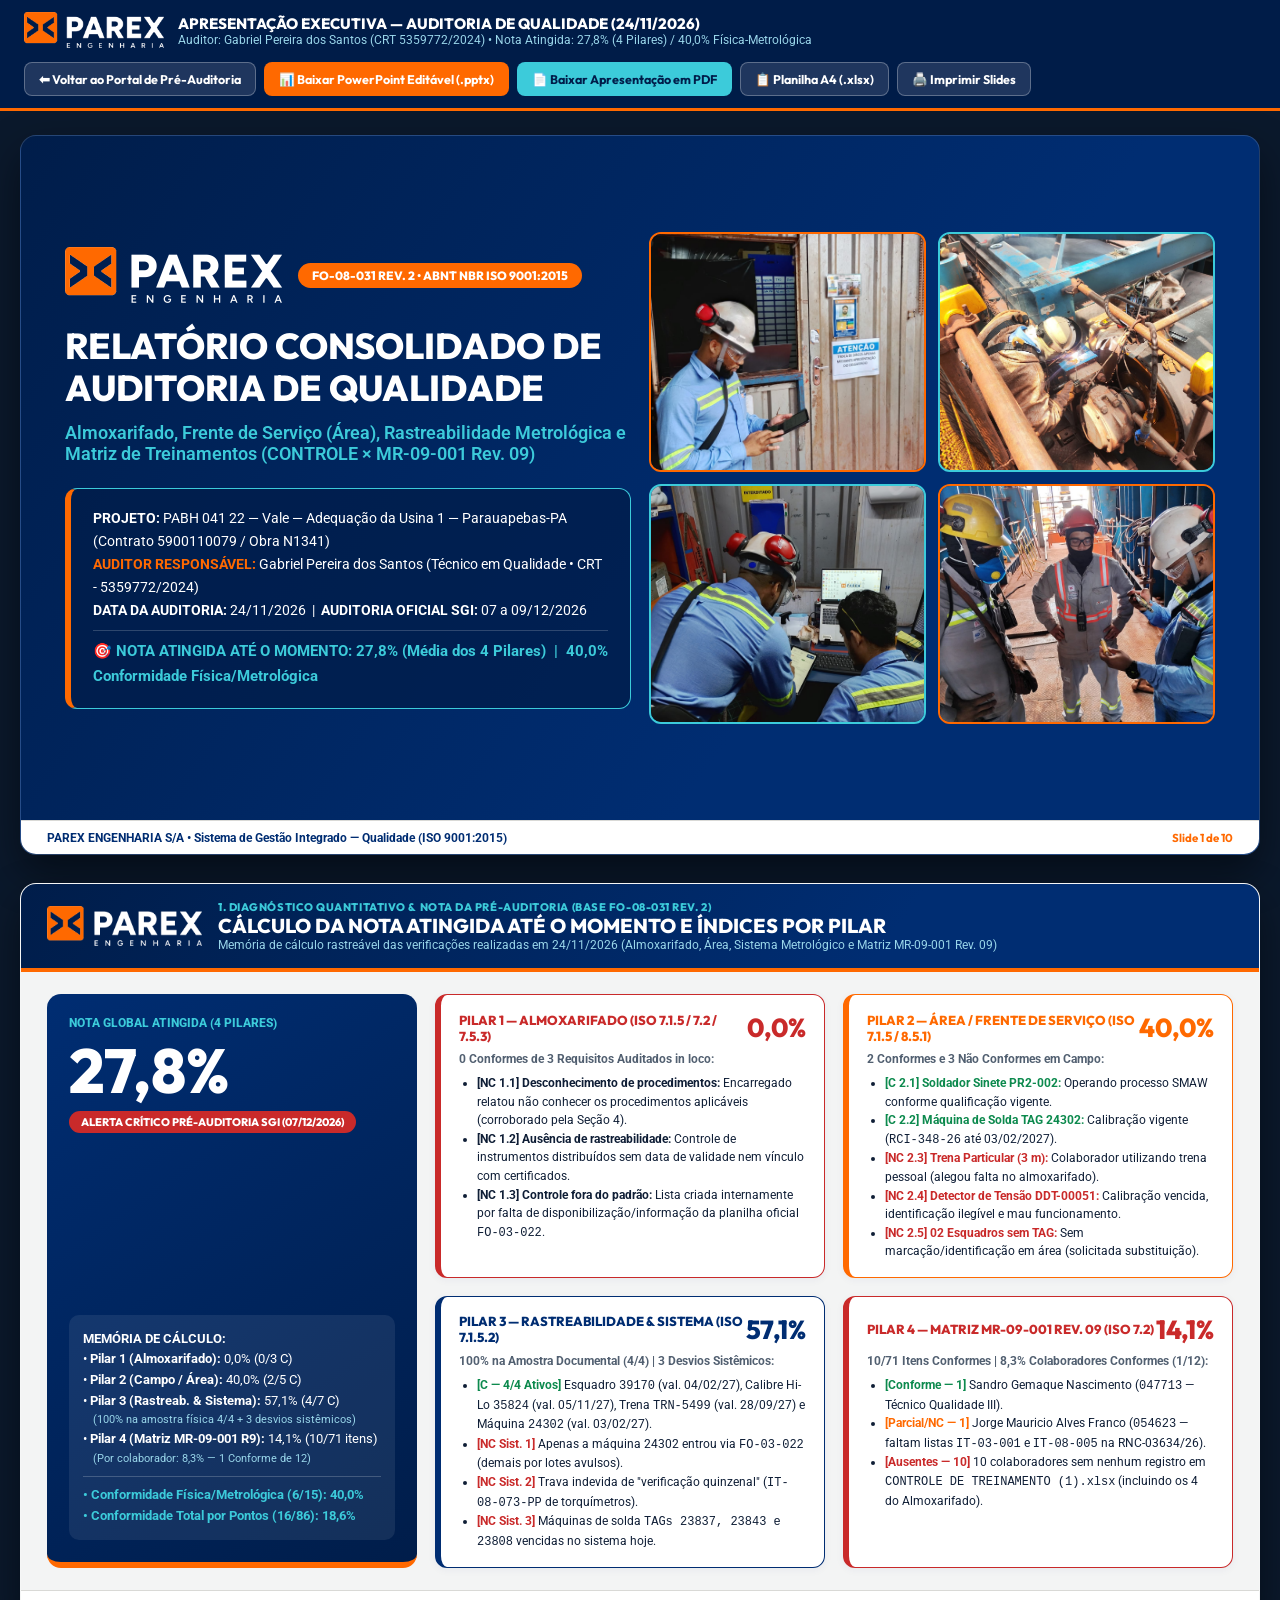
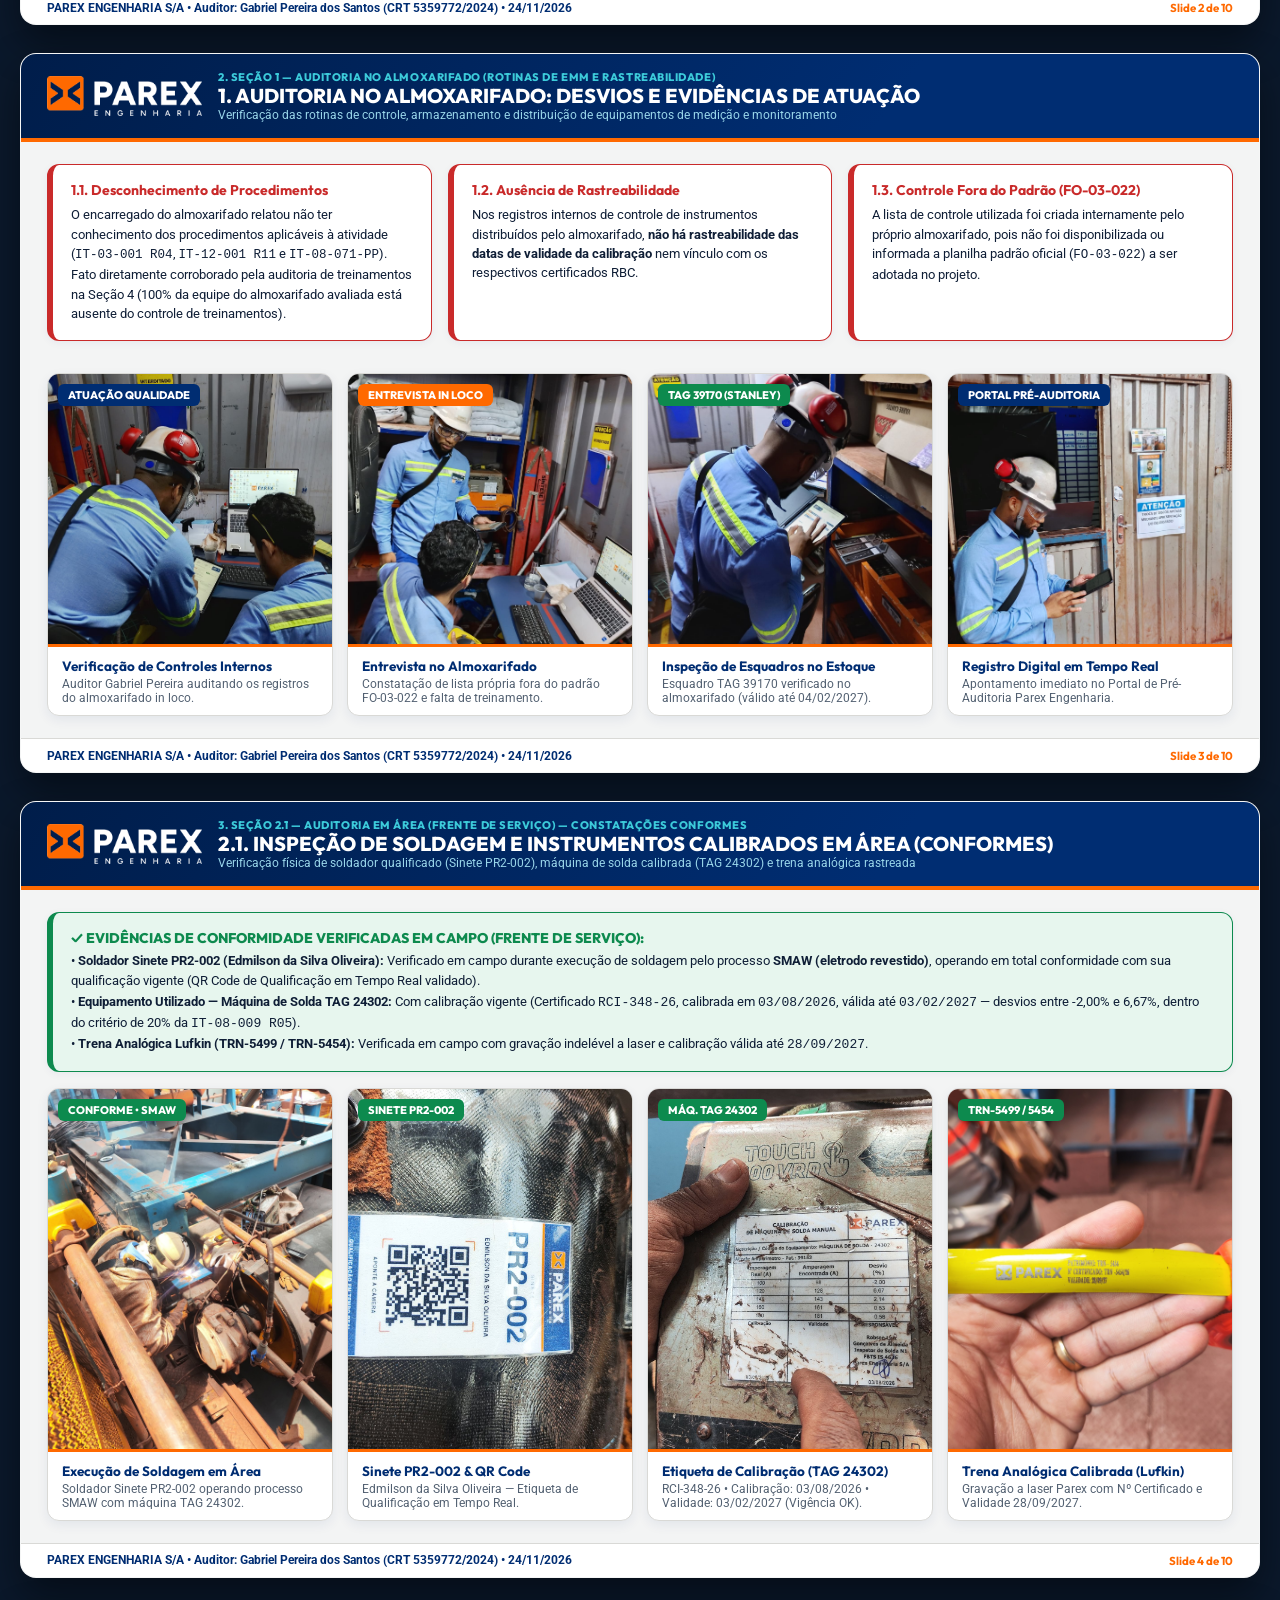
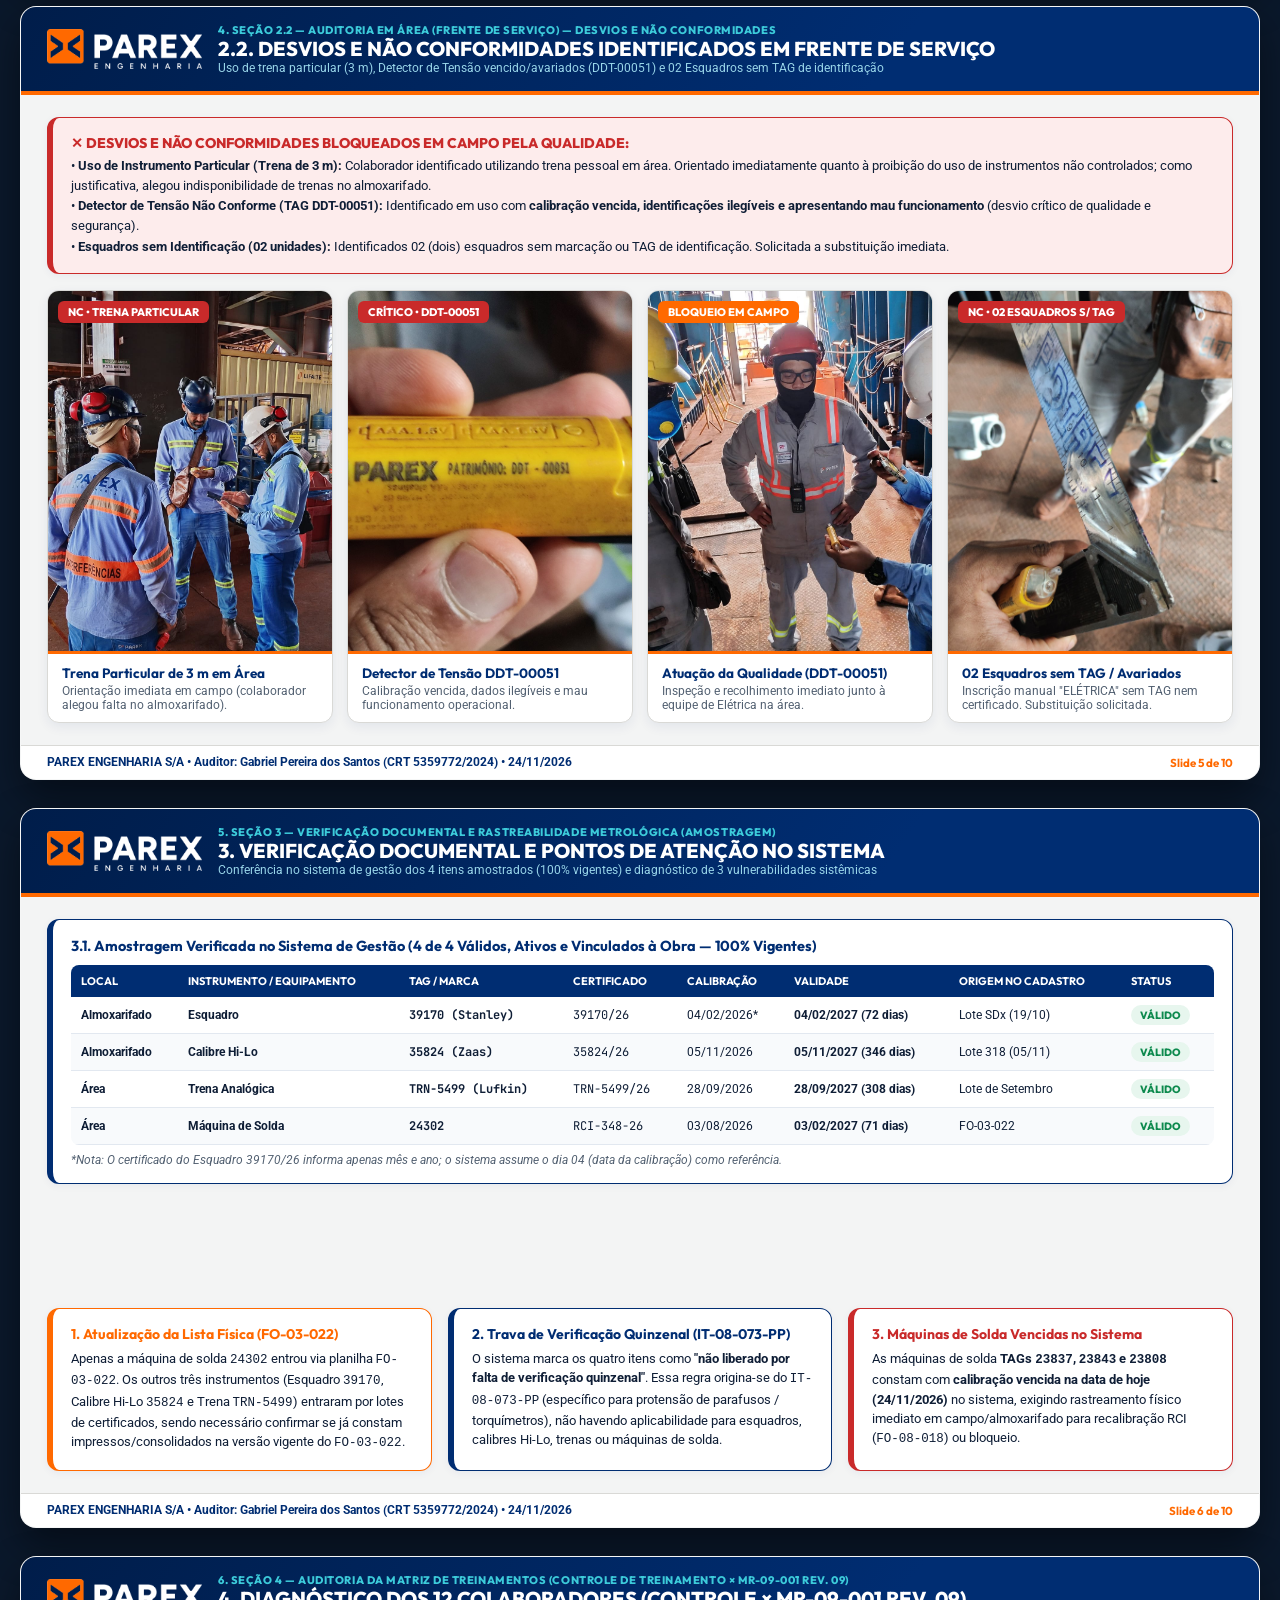
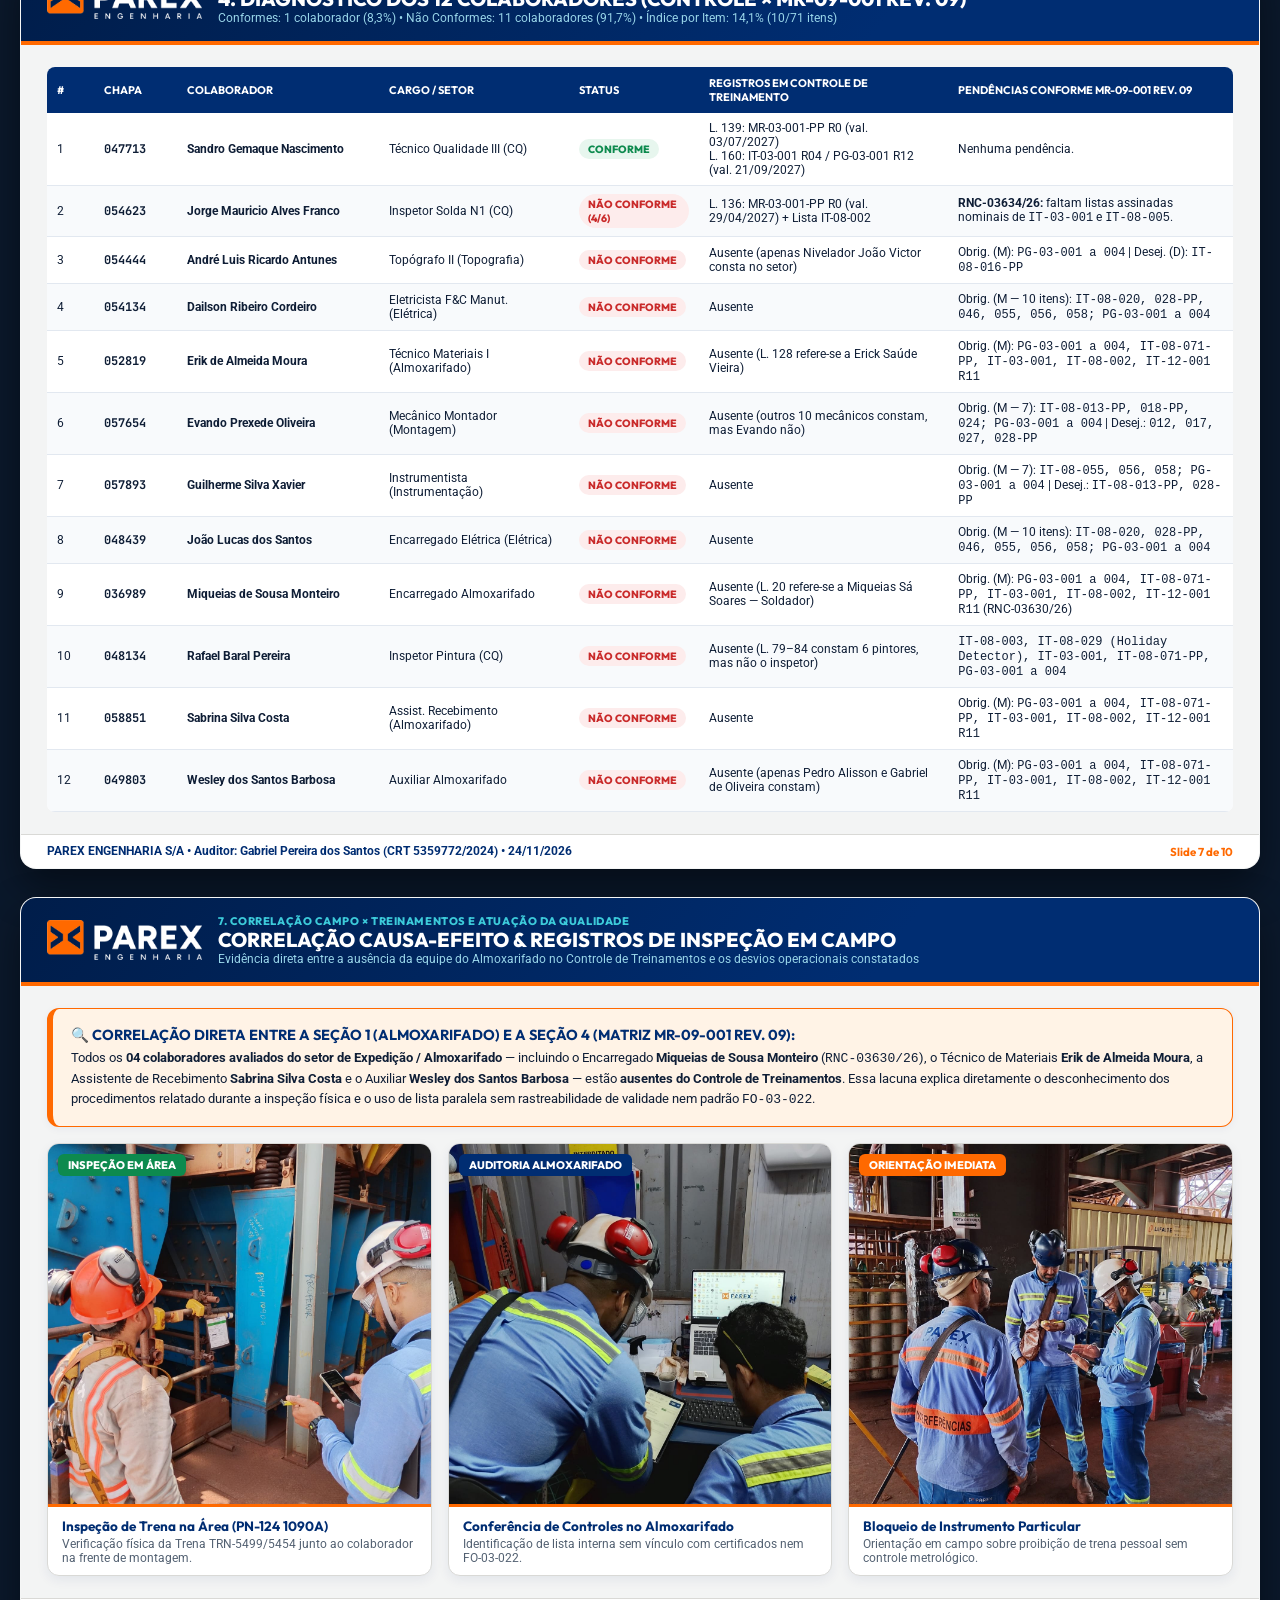
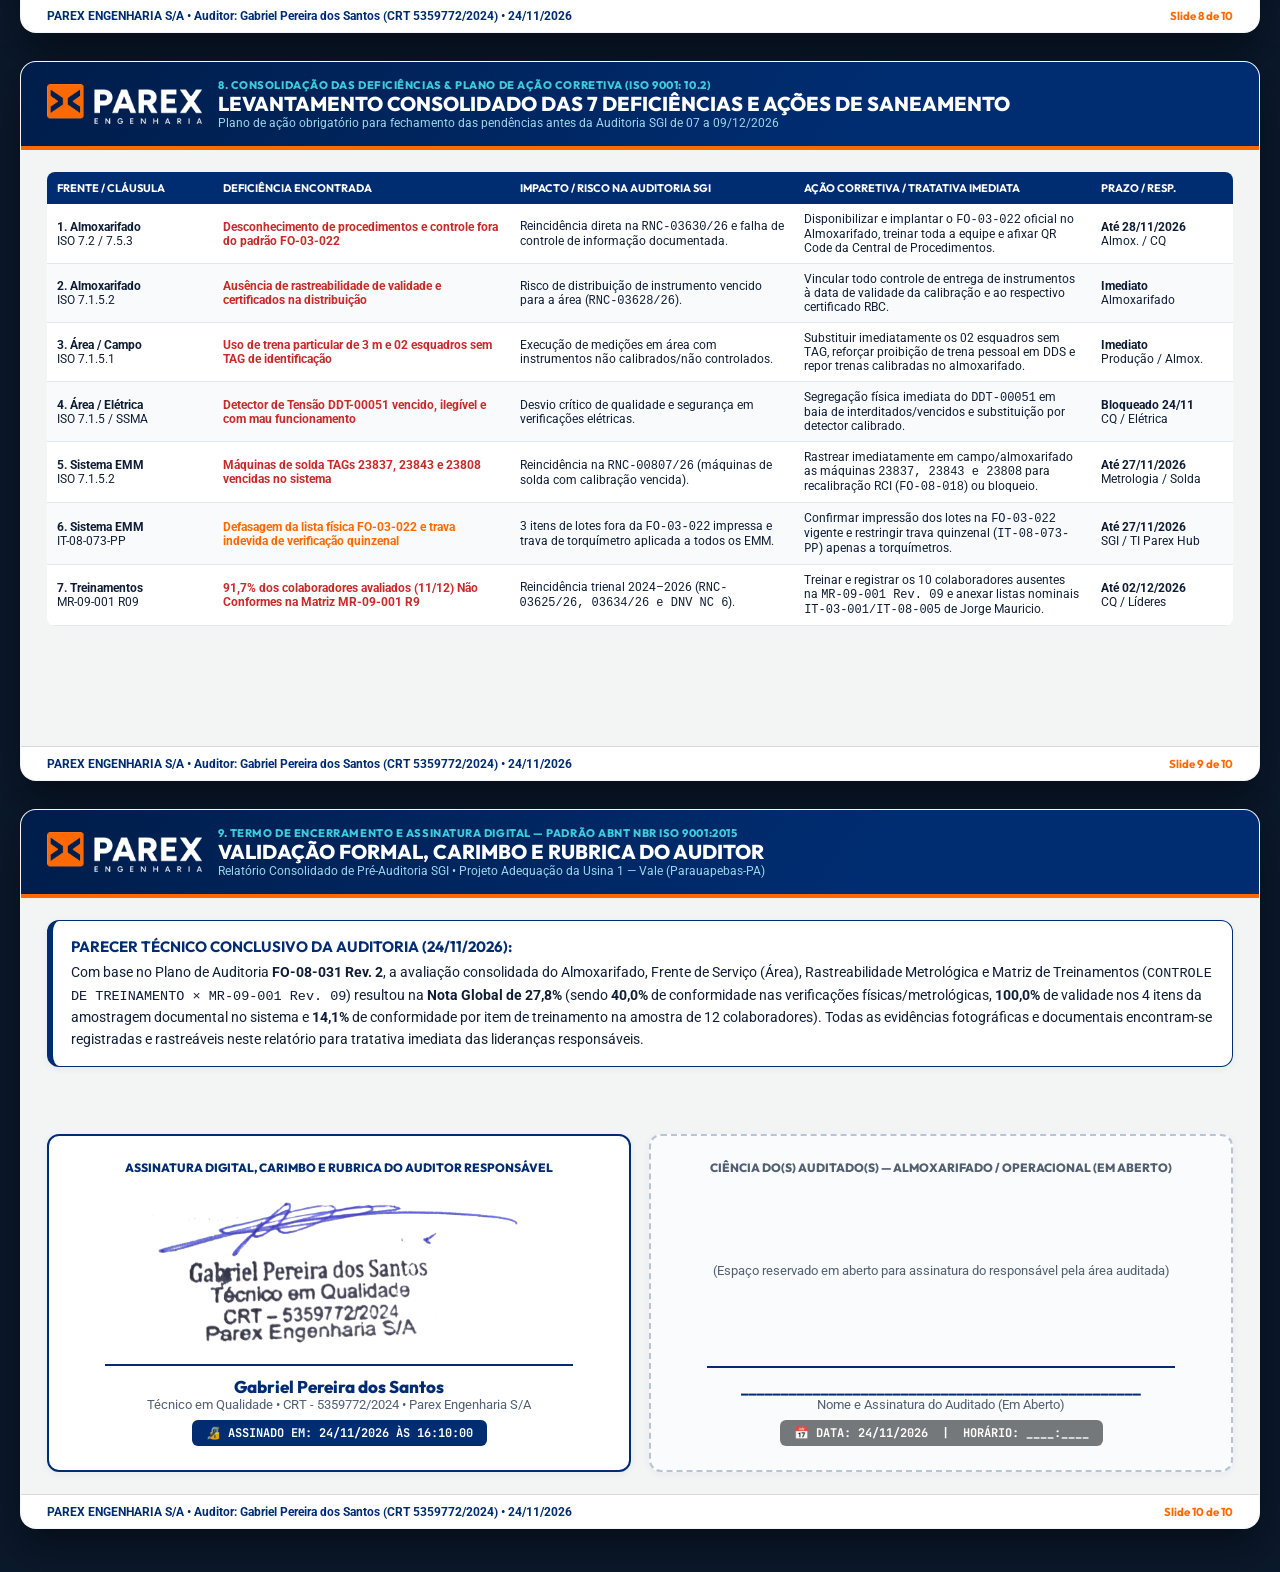
<file: apresentacao.html>
<!DOCTYPE html>
<html lang="pt-BR">
<head>
  <meta charset="UTF-8" />
  <meta name="viewport" content="width=device-width, initial-scale=1.0" />
  <title>PAREX ENGENHARIA | Apresentação Executiva — Auditoria de Qualidade (Almoxarifado, Área e Matriz MR-09-001 Rev. 09)</title>
  <link rel="icon" type="image/png" href="assets/icon-192.png" />
  <link rel="preconnect" href="https://fonts.googleapis.com" />
  <link rel="preconnect" href="https://fonts.gstatic.com" crossorigin />
  <link href="https://fonts.googleapis.com/css2?family=JetBrains+Mono:wght@500;600;700&family=Outfit:wght@300;400;600;700;800&family=Roboto:wght@400;500;700&display=swap" rel="stylesheet" />
  <style>
    :root {
      --navy: #002D72;
      --navy-dark: #001D4A;
      --orange: #FF6900;
      --cyan: #3CCBDA;
      --sky: #99D6EA;
      --ice: #F3F4F4;
      --white: #FFFFFF;
      --text: #0F1E36;
      --muted: #526071;
      --border: #D9D9D6;
      --green: #0D8A4E;
      --green-bg: #E7F6EE;
      --red: #C92A2A;
      --red-bg: #FDECEC;
      --warn-bg: #FFF3E6;
    }
    * { box-sizing: border-box; margin: 0; padding: 0; }
    body {
      font-family: 'Roboto', sans-serif;
      background: #0B192C;
      color: var(--text);
      padding-bottom: 60px;
    }
    h1, h2, h3, h4, .font-display { font-family: 'Outfit', sans-serif; }
    .mono { font-family: 'JetBrains Mono', monospace; }

    /* Top Control Bar */
    .deck-topbar {
      position: sticky;
      top: 0;
      z-index: 100;
      background: rgba(0, 29, 74, 0.96);
      backdrop-filter: blur(8px);
      border-bottom: 3px solid var(--orange);
      padding: 12px 24px;
      display: flex;
      flex-wrap: wrap;
      align-items: center;
      justify-content: space-between;
      gap: 14px;
      color: #FFF;
    }
    .deck-topbar-left {
      display: flex;
      align-items: center;
      gap: 14px;
    }
    .deck-topbar-left img { height: 36px; }
    .deck-topbar-actions {
      display: flex;
      flex-wrap: wrap;
      align-items: center;
      gap: 8px;
    }
    .btn-deck {
      display: inline-flex;
      align-items: center;
      gap: 6px;
      padding: 8px 14px;
      border-radius: 8px;
      font-family: 'Outfit', sans-serif;
      font-weight: 700;
      font-size: 12.5px;
      text-decoration: none;
      cursor: pointer;
      border: 1px solid transparent;
      transition: all 0.16s;
    }
    .btn-orange { background: var(--orange); color: #FFF; }
    .btn-cyan { background: var(--cyan); color: var(--navy-dark); }
    .btn-ghost { background: rgba(255,255,255,0.12); color: #FFF; border-color: rgba(255,255,255,0.28); }

    /* Slide Canvas (16:9 Widescreen Cards) */
    .deck-container {
      max-width: 1360px;
      margin: 24px auto;
      padding: 0 20px;
      display: flex;
      flex-direction: column;
      gap: 28px;
    }
    .slide-card {
      background: var(--ice);
      border-radius: 16px;
      overflow: hidden;
      box-shadow: 0 18px 42px rgba(0,0,0,0.45);
      border: 1px solid rgba(255,255,255,0.15);
      display: flex;
      flex-direction: column;
      min-height: 720px;
      position: relative;
    }
    .slide-header {
      background: linear-gradient(125deg, var(--navy-dark) 0%, var(--navy) 70%);
      color: #FFF;
      padding: 16px 26px;
      border-bottom: 4px solid var(--orange);
      display: flex;
      align-items: center;
      justify-content: space-between;
      gap: 16px;
    }
    .slide-header-left {
      display: flex;
      align-items: center;
      gap: 16px;
    }
    .slide-header-left img { height: 40px; }
    .sec-tag {
      font-family: 'Outfit', sans-serif;
      font-size: 11px;
      font-weight: 800;
      color: var(--cyan);
      text-transform: uppercase;
      letter-spacing: 0.05em;
    }
    .slide-header h2 {
      font-size: 20px;
      font-weight: 800;
      color: #FFF;
      line-height: 1.2;
    }
    .slide-header p {
      font-size: 12px;
      color: var(--sky);
    }
    .slide-body {
      padding: 22px 26px;
      flex: 1;
      display: flex;
      flex-direction: column;
      justify-content: space-between;
      gap: 16px;
    }
    .slide-footer {
      background: #FFF;
      border-top: 1px solid var(--border);
      padding: 9px 26px;
      display: flex;
      align-items: center;
      justify-content: space-between;
      font-size: 11.5px;
      font-weight: 700;
      color: var(--navy);
    }
    .slide-footer .slide-num { color: var(--orange); font-family: 'Outfit', sans-serif; }

    /* Grid layouts inside slides */
    .grid-2 { display: grid; grid-template-columns: 1fr 1fr; gap: 18px; }
    .grid-3 { display: grid; grid-template-columns: repeat(3, 1fr); gap: 16px; }
    .grid-4 { display: grid; grid-template-columns: repeat(4, 1fr); gap: 14px; }
    .grid-score { display: grid; grid-template-columns: 370px 1fr; gap: 18px; }

    .box-card {
      background: #FFF;
      border-radius: 12px;
      border: 1.5px solid var(--border);
      padding: 16px 18px;
      box-shadow: 0 2px 8px rgba(0,45,114,0.05);
    }
    .box-card.border-red { border-color: var(--red); border-left: 6px solid var(--red); }
    .box-card.border-green { border-color: var(--green); border-left: 6px solid var(--green); }
    .box-card.border-navy { border-color: var(--navy); border-left: 6px solid var(--navy); }
    .box-card.border-orange { border-color: var(--orange); border-left: 6px solid var(--orange); }

    .photo-card {
      background: #FFF;
      border-radius: 12px;
      border: 1.5px solid var(--border);
      overflow: hidden;
      display: flex;
      flex-direction: column;
      box-shadow: 0 4px 12px rgba(0,45,114,0.07);
    }
    .photo-img-wrap {
      position: relative;
      height: 270px;
      background: #0F1E36;
      overflow: hidden;
    }
    .photo-img-wrap.tall { height: 360px; }
    .photo-img-wrap img {
      width: 100%;
      height: 100%;
      object-fit: cover;
      cursor: zoom-in;
      transition: transform 0.25s;
    }
    .photo-img-wrap img:hover { transform: scale(1.03); }
    .photo-badge {
      position: absolute;
      top: 10px;
      left: 10px;
      padding: 4px 10px;
      border-radius: 6px;
      font-family: 'Outfit', sans-serif;
      font-size: 11px;
      font-weight: 800;
      color: #FFF;
      text-transform: uppercase;
    }
    .bg-red { background: var(--red); }
    .bg-green { background: var(--green); }
    .bg-navy { background: var(--navy); }
    .bg-orange { background: var(--orange); }

    .photo-caption {
      padding: 10px 14px;
      border-top: 3px solid var(--orange);
    }
    .photo-caption h4 { font-size: 13.5px; color: var(--navy); margin-bottom: 2px; }
    .photo-caption p { font-size: 11.5px; color: var(--muted); }

    .pres-table {
      width: 100%;
      border-collapse: collapse;
      background: #FFF;
      font-size: 12px;
      border-radius: 8px;
      overflow: hidden;
    }
    .pres-table th {
      background: var(--navy);
      color: #FFF;
      font-family: 'Outfit', sans-serif;
      font-size: 11px;
      text-transform: uppercase;
      padding: 9px 10px;
      text-align: left;
    }
    .pres-table td {
      padding: 8px 10px;
      border-bottom: 1px solid #E2E8F0;
      vertical-align: middle;
    }
    .pres-table tr:nth-child(even) td { background: #F8FAFC; }

    .st-pill {
      display: inline-block;
      padding: 3px 9px;
      border-radius: 999px;
      font-family: 'Outfit', sans-serif;
      font-weight: 800;
      font-size: 10.5px;
    }
    .st-c { background: var(--green-bg); color: var(--green); }
    .st-nc { background: var(--red-bg); color: var(--red); }

    @media (max-width: 1024px) {
      .grid-2, .grid-3, .grid-4, .grid-score { grid-template-columns: 1fr; }
    }
    @media print {
      body { background: #FFF; padding: 0; }
      .deck-topbar { display: none !important; }
      .deck-container { max-width: 100%; margin: 0; padding: 0; gap: 0; }
      .slide-card { page-break-after: always; box-shadow: none; border-radius: 0; min-height: 100vh; }
    }
  </style>
</head>
<body>

  <!-- TOP NAVIGATION & DOWNLOAD BAR -->
  <header class="deck-topbar">
    <div class="deck-topbar-left">
      <img src="assets/parex-logo-negativa.png" alt="Parex Engenharia" />
      <div>
        <div style="font-family:'Outfit',sans-serif;font-weight:800;font-size:15px;">APRESENTAÇÃO EXECUTIVA — AUDITORIA DE QUALIDADE (24/11/2026)</div>
        <div style="font-size:11.5px;color:var(--sky);">Auditor: Gabriel Pereira dos Santos (CRT 5359772/2024) • Nota Atingida: 27,8% (4 Pilares) / 40,0% Física-Metrológica</div>
      </div>
    </div>
    <div class="deck-topbar-actions">
      <a href="index.html" class="btn-deck btn-ghost">⬅ Voltar ao Portal de Pré-Auditoria</a>
      <a href="assets/Apresentacao_Auditoria_Qualidade_Almoxarifado_Area_Treinamentos_PAREX.pptx" download class="btn-deck btn-orange">📊 Baixar PowerPoint Editável (.pptx)</a>
      <a href="assets/Apresentacao_Auditoria_Qualidade_Almoxarifado_Area_Treinamentos_PAREX.pdf" download class="btn-deck btn-cyan">📄 Baixar Apresentação em PDF</a>
      <a href="assets/Planilha_A4_Pre_Auditoria_e_Matriz_Treinamentos_PAREX_ISO9001.xlsx" download class="btn-deck btn-ghost">📋 Planilha A4 (.xlsx)</a>
      <button type="button" class="btn-deck btn-ghost" onclick="window.print()">🖨️ Imprimir Slides</button>
    </div>
  </header>

  <main class="deck-container">

    <!-- ==================== SLIDE 1: CAPA EXECUTIVA ==================== -->
    <section class="slide-card" style="background:linear-gradient(125deg, var(--navy-dark) 0%, var(--navy) 65%);color:#FFF;">
      <div class="slide-body" style="padding:40px 44px;justify-content:center;">
        <div class="grid-2" style="align-items:center;">
          <div>
            <div style="display:flex;align-items:center;gap:16px;margin-bottom:22px;">
              <img src="assets/parex-logo-negativa.png" alt="Parex" style="height:56px;" />
              <span style="background:var(--orange);color:#FFF;font-family:'Outfit',sans-serif;font-weight:800;font-size:12px;padding:5px 14px;border-radius:999px;">
                FO-08-031 REV. 2 • ABNT NBR ISO 9001:2015
              </span>
            </div>
            <h1 style="font-size:36px;font-weight:800;line-height:1.15;margin-bottom:14px;">
              RELATÓRIO CONSOLIDADO DE AUDITORIA DE QUALIDADE
            </h1>
            <p style="font-size:18px;color:var(--cyan);font-weight:600;margin-bottom:24px;">
              Almoxarifado, Frente de Serviço (Área), Rastreabilidade Metrológica e Matriz de Treinamentos (CONTROLE × MR-09-001 Rev. 09)
            </p>

            <div style="background:rgba(0,29,74,0.75);border:1.5px solid var(--cyan);border-left:6px solid var(--orange);border-radius:12px;padding:18px 22px;font-size:13.5px;line-height:1.7;">
              <div><strong>PROJETO:</strong> PABH 041 22 — Vale — Adequação da Usina 1 — Parauapebas-PA (Contrato 5900110079 / Obra N1341)</div>
              <div><strong style="color:var(--orange);">AUDITOR RESPONSÁVEL:</strong> Gabriel Pereira dos Santos (Técnico em Qualidade • CRT - 5359772/2024)</div>
              <div><strong>DATA DA AUDITORIA:</strong> 24/11/2026 &nbsp;|&nbsp; <strong>AUDITORIA OFICIAL SGI:</strong> 07 a 09/12/2026</div>
              <div style="margin-top:8px;padding-top:8px;border-top:1px solid rgba(255,255,255,0.18);color:var(--cyan);font-weight:700;font-size:15px;">
                🎯 NOTA ATINGIDA ATÉ O MOMENTO: 27,8% (Média dos 4 Pilares) &nbsp;|&nbsp; 40,0% Conformidade Física/Metrológica
              </div>
            </div>
          </div>

          <div style="display:grid;grid-template-columns:1fr 1fr;gap:12px;">
            <img src="assets/fotos/almox-externo.jpg" alt="Atuação Qualidade Almoxarifado" style="width:100%;height:240px;object-fit:cover;border-radius:12px;border:2px solid var(--orange);" />
            <img src="assets/fotos/area-soldador.jpg" alt="Inspeção de Soldagem" style="width:100%;height:240px;object-fit:cover;border-radius:12px;border:2px solid var(--cyan);" />
            <img src="assets/fotos/almox-controles-1.jpg" alt="Auditoria Controles Almoxarifado" style="width:100%;height:240px;object-fit:cover;border-radius:12px;border:2px solid var(--cyan);" />
            <img src="assets/fotos/nc-detector-equipe.jpg" alt="Inspeção Detector de Tensão" style="width:100%;height:240px;object-fit:cover;border-radius:12px;border:2px solid var(--orange);" />
          </div>
        </div>
      </div>
      <div class="slide-footer">
        <span>PAREX ENGENHARIA S/A • Sistema de Gestão Integrado — Qualidade (ISO 9001:2015)</span>
        <span class="slide-num">Slide 1 de 10</span>
      </div>
    </section>

    <!-- ==================== SLIDE 2: CÁLCULO DA NOTA ATINGIDA ATÉ O MOMENTO ==================== -->
    <section class="slide-card">
      <div class="slide-header">
        <div class="slide-header-left">
          <img src="assets/parex-logo-negativa.png" alt="Parex" />
          <div>
            <div class="sec-tag">1. Diagnóstico Quantitativo &amp; Nota da Pré-Auditoria (Base FO-08-031 Rev. 2)</div>
            <h2>CÁLCULO DA NOTA ATINGIDA ATÉ O MOMENTO E ÍNDICES POR PILAR</h2>
            <p>Memória de cálculo rastreável das verificações realizadas em 24/11/2026 (Almoxarifado, Área, Sistema Metrológico e Matriz MR-09-001 Rev. 09)</p>
          </div>
        </div>
      </div>

      <div class="slide-body">
        <div class="grid-score">
          <div style="background:linear-gradient(145deg, var(--navy) 0%, var(--navy-dark) 100%);color:#FFF;border-radius:14px;padding:22px;border-bottom:6px solid var(--orange);display:flex;flex-direction:column;justify-content:space-between;">
            <div>
              <div style="font-size:12px;font-weight:800;color:var(--cyan);text-transform:uppercase;">NOTA GLOBAL ATINGIDA (4 PILARES)</div>
              <div style="font-family:'Outfit',sans-serif;font-size:62px;font-weight:800;line-height:1.05;margin:8px 0;">27,8%</div>
              <span style="background:var(--red);color:#FFF;font-family:'Outfit',sans-serif;font-size:11px;font-weight:800;padding:4px 12px;border-radius:999px;display:inline-block;margin-bottom:14px;">
                ALERTA CRÍTICO PRÉ-AUDITORIA SGI (07/12/2026)
              </span>
            </div>

            <div style="font-size:12.5px;line-height:1.65;background:rgba(255,255,255,0.08);padding:14px;border-radius:10px;">
              <div><strong>MEMÓRIA DE CÁLCULO:</strong></div>
              <div>• <strong>Pilar 1 (Almoxarifado):</strong> 0,0% (0/3 C)</div>
              <div>• <strong>Pilar 2 (Campo / Área):</strong> 40,0% (2/5 C)</div>
              <div>• <strong>Pilar 3 (Rastreab. &amp; Sistema):</strong> 57,1% (4/7 C)</div>
              <div style="font-size:11px;color:var(--sky);padding-left:10px;">(100% na amostra física 4/4 + 3 desvios sistêmicos)</div>
              <div>• <strong>Pilar 4 (Matriz MR-09-001 R9):</strong> 14,1% (10/71 itens)</div>
              <div style="font-size:11px;color:var(--sky);padding-left:10px;">(Por colaborador: 8,3% — 1 Conforme de 12)</div>
              <div style="margin-top:8px;padding-top:8px;border-top:1px solid rgba(255,255,255,0.2);color:var(--cyan);font-weight:700;">
                • Conformidade Física/Metrológica (6/15): 40,0%<br/>
                • Conformidade Total por Pontos (16/86): 18,6%
              </div>
            </div>
          </div>

          <div class="grid-2">
            <div class="box-card border-red">
              <div style="display:flex;justify-content:space-between;align-items:center;margin-bottom:8px;">
                <span style="font-family:'Outfit',sans-serif;font-weight:800;font-size:13px;color:var(--red);">PILAR 1 — ALMOXARIFADO (ISO 7.1.5 / 7.2 / 7.5.3)</span>
                <span style="font-family:'Outfit',sans-serif;font-weight:800;font-size:26px;color:var(--red);">0,0%</span>
              </div>
              <p style="font-size:12px;color:var(--muted);margin-bottom:8px;"><strong>0 Conformes de 3 Requisitos Auditados in loco:</strong></p>
              <ul style="font-size:12px;line-height:1.55;padding-left:18px;">
                <li><strong>[NC 1.1] Desconhecimento de procedimentos:</strong> Encarregado relatou não conhecer os procedimentos aplicáveis (corroborado pela Seção 4).</li>
                <li><strong>[NC 1.2] Ausência de rastreabilidade:</strong> Controle de instrumentos distribuídos sem data de validade nem vínculo com certificados.</li>
                <li><strong>[NC 1.3] Controle fora do padrão:</strong> Lista criada internamente por falta de disponibilização/informação da planilha oficial <code>FO-03-022</code>.</li>
              </ul>
            </div>

            <div class="box-card border-orange">
              <div style="display:flex;justify-content:space-between;align-items:center;margin-bottom:8px;">
                <span style="font-family:'Outfit',sans-serif;font-weight:800;font-size:13px;color:var(--orange);">PILAR 2 — ÁREA / FRENTE DE SERVIÇO (ISO 7.1.5 / 8.5.1)</span>
                <span style="font-family:'Outfit',sans-serif;font-weight:800;font-size:26px;color:var(--orange);">40,0%</span>
              </div>
              <p style="font-size:12px;color:var(--muted);margin-bottom:8px;"><strong>2 Conformes e 3 Não Conformes em Campo:</strong></p>
              <ul style="font-size:12px;line-height:1.55;padding-left:18px;">
                <li><strong style="color:var(--green);">[C 2.1] Soldador Sinete PR2-002:</strong> Operando processo SMAW conforme qualificação vigente.</li>
                <li><strong style="color:var(--green);">[C 2.2] Máquina de Solda TAG 24302:</strong> Calibração vigente (<code>RCI-348-26</code> até 03/02/2027).</li>
                <li><strong style="color:var(--red);">[NC 2.3] Trena Particular (3 m):</strong> Colaborador utilizando trena pessoal (alegou falta no almoxarifado).</li>
                <li><strong style="color:var(--red);">[NC 2.4] Detector de Tensão DDT-00051:</strong> Calibração vencida, identificação ilegível e mau funcionamento.</li>
                <li><strong style="color:var(--red);">[NC 2.5] 02 Esquadros sem TAG:</strong> Sem marcação/identificação em área (solicitada substituição).</li>
              </ul>
            </div>

            <div class="box-card border-navy">
              <div style="display:flex;justify-content:space-between;align-items:center;margin-bottom:8px;">
                <span style="font-family:'Outfit',sans-serif;font-weight:800;font-size:13px;color:var(--navy);">PILAR 3 — RASTREABILIDADE &amp; SISTEMA (ISO 7.1.5.2)</span>
                <span style="font-family:'Outfit',sans-serif;font-weight:800;font-size:26px;color:var(--navy);">57,1%</span>
              </div>
              <p style="font-size:12px;color:var(--muted);margin-bottom:8px;"><strong>100% na Amostra Documental (4/4) | 3 Desvios Sistêmicos:</strong></p>
              <ul style="font-size:12px;line-height:1.55;padding-left:18px;">
                <li><strong style="color:var(--green);">[C — 4/4 Ativos]</strong> Esquadro <code>39170</code> (val. 04/02/27), Calibre Hi-Lo <code>35824</code> (val. 05/11/27), Trena <code>TRN-5499</code> (val. 28/09/27) e Máquina <code>24302</code> (val. 03/02/27).</li>
                <li><strong style="color:var(--red);">[NC Sist. 1]</strong> Apenas a máquina 24302 entrou via <code>FO-03-022</code> (demais por lotes avulsos).</li>
                <li><strong style="color:var(--red);">[NC Sist. 2]</strong> Trava indevida de "verificação quinzenal" (<code>IT-08-073-PP</code> de torquímetros).</li>
                <li><strong style="color:var(--red);">[NC Sist. 3]</strong> Máquinas de solda <code>TAGs 23837, 23843 e 23808</code> vencidas no sistema hoje.</li>
              </ul>
            </div>

            <div class="box-card border-red">
              <div style="display:flex;justify-content:space-between;align-items:center;margin-bottom:8px;">
                <span style="font-family:'Outfit',sans-serif;font-weight:800;font-size:13px;color:var(--red);">PILAR 4 — MATRIZ MR-09-001 REV. 09 (ISO 7.2)</span>
                <span style="font-family:'Outfit',sans-serif;font-weight:800;font-size:26px;color:var(--red);">14,1%</span>
              </div>
              <p style="font-size:12px;color:var(--muted);margin-bottom:8px;"><strong>10/71 Itens Conformes | 8,3% Colaboradores Conformes (1/12):</strong></p>
              <ul style="font-size:12px;line-height:1.55;padding-left:18px;">
                <li><strong style="color:var(--green);">[Conforme — 1]</strong> Sandro Gemaque Nascimento (<code>047713</code> — Técnico Qualidade III).</li>
                <li><strong style="color:var(--orange);">[Parcial/NC — 1]</strong> Jorge Mauricio Alves Franco (<code>054623</code> — faltam listas <code>IT-03-001</code> e <code>IT-08-005</code> na RNC-03634/26).</li>
                <li><strong style="color:var(--red);">[Ausentes — 10]</strong> 10 colaboradores sem nenhum registro em <code>CONTROLE DE TREINAMENTO (1).xlsx</code> (incluindo os 4 do Almoxarifado).</li>
              </ul>
            </div>
          </div>
        </div>
      </div>

      <div class="slide-footer">
        <span>PAREX ENGENHARIA S/A • Auditor: Gabriel Pereira dos Santos (CRT 5359772/2024) • 24/11/2026</span>
        <span class="slide-num">Slide 2 de 10</span>
      </div>
    </section>

    <!-- ==================== SLIDE 3: SEÇÃO 1 — AUDITORIA NO ALMOXARIFADO ==================== -->
    <section class="slide-card">
      <div class="slide-header">
        <div class="slide-header-left">
          <img src="assets/parex-logo-negativa.png" alt="Parex" />
          <div>
            <div class="sec-tag">2. Seção 1 — Auditoria no Almoxarifado (Rotinas de EMM e Rastreabilidade)</div>
            <h2>1. AUDITORIA NO ALMOXARIFADO: DESVIOS E EVIDÊNCIAS DE ATUAÇÃO</h2>
            <p>Verificação das rotinas de controle, armazenamento e distribuição de equipamentos de medição e monitoramento</p>
          </div>
        </div>
      </div>

      <div class="slide-body">
        <div class="grid-3">
          <div class="box-card border-red">
            <h4 style="color:var(--red);font-size:14px;margin-bottom:6px;">1.1. Desconhecimento de Procedimentos</h4>
            <p style="font-size:12.5px;line-height:1.55;">
              O encarregado do almoxarifado relatou não ter conhecimento dos procedimentos aplicáveis à atividade (<code>IT-03-001 R04</code>, <code>IT-12-001 R11</code> e <code>IT-08-071-PP</code>). Fato diretamente corroborado pela auditoria de treinamentos na Seção 4 (100% da equipe do almoxarifado avaliada está ausente do controle de treinamentos).
            </p>
          </div>
          <div class="box-card border-red">
            <h4 style="color:var(--red);font-size:14px;margin-bottom:6px;">1.2. Ausência de Rastreabilidade</h4>
            <p style="font-size:12.5px;line-height:1.55;">
              Nos registros internos de controle de instrumentos distribuídos pelo almoxarifado, <strong>não há rastreabilidade das datas de validade da calibração</strong> nem vínculo com os respectivos certificados RBC.
            </p>
          </div>
          <div class="box-card border-red">
            <h4 style="color:var(--red);font-size:14px;margin-bottom:6px;">1.3. Controle Fora do Padrão (FO-03-022)</h4>
            <p style="font-size:12.5px;line-height:1.55;">
              A lista de controle utilizada foi criada internamente pelo próprio almoxarifado, pois não foi disponibilizada ou informada a planilha padrão oficial (<code>FO-03-022</code>) a ser adotada no projeto.
            </p>
          </div>
        </div>

        <div class="grid-4">
          <div class="photo-card">
            <div class="photo-img-wrap">
              <img src="assets/fotos/almox-controles-1.jpg" alt="Verificação controles internos almoxarifado" />
              <span class="photo-badge bg-navy">ATUAÇÃO QUALIDADE</span>
            </div>
            <div class="photo-caption">
              <h4>Verificação de Controles Internos</h4>
              <p>Auditor Gabriel Pereira auditando os registros do almoxarifado in loco.</p>
            </div>
          </div>

          <div class="photo-card">
            <div class="photo-img-wrap">
              <img src="assets/fotos/almox-controles-2.jpg" alt="Inspeção interna almoxarifado" />
              <span class="photo-badge bg-orange">ENTREVISTA IN LOCO</span>
            </div>
            <div class="photo-caption">
              <h4>Entrevista no Almoxarifado</h4>
              <p>Constatação de lista própria fora do padrão FO-03-022 e falta de treinamento.</p>
            </div>
          </div>

          <div class="photo-card">
            <div class="photo-img-wrap">
              <img src="assets/fotos/almox-esquadro.jpg" alt="Verificação esquadro almoxarifado" />
              <span class="photo-badge bg-green">TAG 39170 (STANLEY)</span>
            </div>
            <div class="photo-caption">
              <h4>Inspeção de Esquadros no Estoque</h4>
              <p>Esquadro TAG 39170 verificado no almoxarifado (válido até 04/02/2027).</p>
            </div>
          </div>

          <div class="photo-card">
            <div class="photo-img-wrap">
              <img src="assets/fotos/almox-externo.jpg" alt="Guichê almoxarifado" />
              <span class="photo-badge bg-navy">PORTAL PRÉ-AUDITORIA</span>
            </div>
            <div class="photo-caption">
              <h4>Registro Digital em Tempo Real</h4>
              <p>Apontamento imediato no Portal de Pré-Auditoria Parex Engenharia.</p>
            </div>
          </div>
        </div>
      </div>

      <div class="slide-footer">
        <span>PAREX ENGENHARIA S/A • Auditor: Gabriel Pereira dos Santos (CRT 5359772/2024) • 24/11/2026</span>
        <span class="slide-num">Slide 3 de 10</span>
      </div>
    </section>

    <!-- ==================== SLIDE 4: SEÇÃO 2.1 — AUDITORIA EM ÁREA (CONFORMES) ==================== -->
    <section class="slide-card">
      <div class="slide-header">
        <div class="slide-header-left">
          <img src="assets/parex-logo-negativa.png" alt="Parex" />
          <div>
            <div class="sec-tag">3. Seção 2.1 — Auditoria em Área (Frente de Serviço) — Constatações Conformes</div>
            <h2>2.1. INSPEÇÃO DE SOLDAGEM E INSTRUMENTOS CALIBRADOS EM ÁREA (CONFORMES)</h2>
            <p>Verificação física de soldador qualificado (Sinete PR2-002), máquina de solda calibrada (TAG 24302) e trena analógica rastreada</p>
          </div>
        </div>
      </div>

      <div class="slide-body">
        <div class="box-card border-green" style="background:var(--green-bg);">
          <div style="font-family:'Outfit',sans-serif;font-weight:800;font-size:14px;color:var(--green);margin-bottom:4px;">
            ✓ EVIDÊNCIAS DE CONFORMIDADE VERIFICADAS EM CAMPO (FRENTE DE SERVIÇO):
          </div>
          <div style="font-size:13px;line-height:1.55;">
            • <strong>Soldador Sinete PR2-002 (Edmilson da Silva Oliveira):</strong> Verificado em campo durante execução de soldagem pelo processo <strong>SMAW (eletrodo revestido)</strong>, operando em total conformidade com sua qualificação vigente (QR Code de Qualificação em Tempo Real validado).<br/>
            • <strong>Equipamento Utilizado — Máquina de Solda TAG 24302:</strong> Com calibração vigente (Certificado <code>RCI-348-26</code>, calibrada em <code>03/08/2026</code>, válida até <code>03/02/2027</code> — desvios entre -2,00% e 6,67%, dentro do critério de 20% da <code>IT-08-009 R05</code>).<br/>
            • <strong>Trena Analógica Lufkin (TRN-5499 / TRN-5454):</strong> Verificada em campo com gravação indelével a laser e calibração válida até <code>28/09/2027</code>.
          </div>
        </div>

        <div class="grid-4">
          <div class="photo-card">
            <div class="photo-img-wrap tall">
              <img src="assets/fotos/area-soldador.jpg" alt="Soldador realizando soldagem SMAW" />
              <span class="photo-badge bg-green">CONFORME • SMAW</span>
            </div>
            <div class="photo-caption">
              <h4>Execução de Soldagem em Área</h4>
              <p>Soldador Sinete PR2-002 operando processo SMAW com máquina TAG 24302.</p>
            </div>
          </div>

          <div class="photo-card">
            <div class="photo-img-wrap tall">
              <img src="assets/fotos/area-sinete-qr.jpg" alt="QR Code e Sinete PR2-002" />
              <span class="photo-badge bg-green">SINETE PR2-002</span>
            </div>
            <div class="photo-caption">
              <h4>Sinete PR2-002 &amp; QR Code</h4>
              <p>Edmilson da Silva Oliveira — Etiqueta de Qualificação em Tempo Real.</p>
            </div>
          </div>

          <div class="photo-card">
            <div class="photo-img-wrap tall">
              <img src="assets/fotos/area-maq-solda.jpg" alt="Etiqueta máquina de solda 24302" />
              <span class="photo-badge bg-green">MÁQ. TAG 24302</span>
            </div>
            <div class="photo-caption">
              <h4>Etiqueta de Calibração (TAG 24302)</h4>
              <p>RCI-348-26 • Calibração: 03/08/2026 • Validade: 03/02/2027 (Vigência OK).</p>
            </div>
          </div>

          <div class="photo-card">
            <div class="photo-img-wrap tall">
              <img src="assets/fotos/area-trena-calibrada.jpg" alt="Trena calibrada TRN-5454" />
              <span class="photo-badge bg-green">TRN-5499 / 5454</span>
            </div>
            <div class="photo-caption">
              <h4>Trena Analógica Calibrada (Lufkin)</h4>
              <p>Gravação a laser Parex com Nº Certificado e Validade 28/09/2027.</p>
            </div>
          </div>
        </div>
      </div>

      <div class="slide-footer">
        <span>PAREX ENGENHARIA S/A • Auditor: Gabriel Pereira dos Santos (CRT 5359772/2024) • 24/11/2026</span>
        <span class="slide-num">Slide 4 de 10</span>
      </div>
    </section>

    <!-- ==================== SLIDE 5: SEÇÃO 2.2 — DESVIOS EM ÁREA (NÃO CONFORMES) ==================== -->
    <section class="slide-card">
      <div class="slide-header">
        <div class="slide-header-left">
          <img src="assets/parex-logo-negativa.png" alt="Parex" />
          <div>
            <div class="sec-tag">4. Seção 2.2 — Auditoria em Área (Frente de Serviço) — Desvios e Não Conformidades</div>
            <h2>2.2. DESVIOS E NÃO CONFORMIDADES IDENTIFICADOS EM FRENTE DE SERVIÇO</h2>
            <p>Uso de trena particular (3 m), Detector de Tensão vencido/avariados (DDT-00051) e 02 Esquadros sem TAG de identificação</p>
          </div>
        </div>
      </div>

      <div class="slide-body">
        <div class="box-card border-red" style="background:var(--red-bg);">
          <div style="font-family:'Outfit',sans-serif;font-weight:800;font-size:14px;color:var(--red);margin-bottom:4px;">
            ✕ DESVIOS E NÃO CONFORMIDADES BLOQUEADOS EM CAMPO PELA QUALIDADE:
          </div>
          <div style="font-size:13px;line-height:1.55;">
            • <strong>Uso de Instrumento Particular (Trena de 3 m):</strong> Colaborador identificado utilizando trena pessoal em área. Orientado imediatamente quanto à proibição do uso de instrumentos não controlados; como justificativa, alegou indisponibilidade de trenas no almoxarifado.<br/>
            • <strong>Detector de Tensão Não Conforme (TAG DDT-00051):</strong> Identificado em uso com <strong>calibração vencida, identificações ilegíveis e apresentando mau funcionamento</strong> (desvio crítico de qualidade e segurança).<br/>
            • <strong>Esquadros sem Identificação (02 unidades):</strong> Identificados 02 (dois) esquadros sem marcação ou TAG de identificação. Solicitada a substituição imediata.
          </div>
        </div>

        <div class="grid-4">
          <div class="photo-card">
            <div class="photo-img-wrap tall">
              <img src="assets/fotos/nc-trena-pessoal.jpg" alt="Uso de trena pessoal sem calibração" />
              <span class="photo-badge bg-red">NC • TRENA PARTICULAR</span>
            </div>
            <div class="photo-caption">
              <h4>Trena Particular de 3 m em Área</h4>
              <p>Orientação imediata em campo (colaborador alegou falta no almoxarifado).</p>
            </div>
          </div>

          <div class="photo-card">
            <div class="photo-img-wrap tall">
              <img src="assets/fotos/nc-detector-tensao.jpg" alt="Detector de tensão DDT-00051 vencido" />
              <span class="photo-badge bg-red">CRÍTICO • DDT-00051</span>
            </div>
            <div class="photo-caption">
              <h4>Detector de Tensão DDT-00051</h4>
              <p>Calibração vencida, dados ilegíveis e mau funcionamento operacional.</p>
            </div>
          </div>

          <div class="photo-card">
            <div class="photo-img-wrap tall">
              <img src="assets/fotos/nc-detector-equipe.jpg" alt="Verificação detector de tensão vencido" />
              <span class="photo-badge bg-orange">BLOQUEIO EM CAMPO</span>
            </div>
            <div class="photo-caption">
              <h4>Atuação da Qualidade (DDT-00051)</h4>
              <p>Inspeção e recolhimento imediato junto à equipe de Elétrica na área.</p>
            </div>
          </div>

          <div class="photo-card">
            <div class="photo-img-wrap tall">
              <img src="assets/fotos/nc-esquadro-sem-id.jpg" alt="Esquadro avariado e sem identificação" />
              <span class="photo-badge bg-red">NC • 02 ESQUADROS S/ TAG</span>
            </div>
            <div class="photo-caption">
              <h4>02 Esquadros sem TAG / Avariados</h4>
              <p>Inscrição manual "ELÉTRICA" sem TAG nem certificado. Substituição solicitada.</p>
            </div>
          </div>
        </div>
      </div>

      <div class="slide-footer">
        <span>PAREX ENGENHARIA S/A • Auditor: Gabriel Pereira dos Santos (CRT 5359772/2024) • 24/11/2026</span>
        <span class="slide-num">Slide 5 de 10</span>
      </div>
    </section>

    <!-- ==================== SLIDE 6: SEÇÃO 3 — VERIFICAÇÃO DOCUMENTAL E SISTEMA ==================== -->
    <section class="slide-card">
      <div class="slide-header">
        <div class="slide-header-left">
          <img src="assets/parex-logo-negativa.png" alt="Parex" />
          <div>
            <div class="sec-tag">5. Seção 3 — Verificação Documental e Rastreabilidade Metrológica (Amostragem)</div>
            <h2>3. VERIFICAÇÃO DOCUMENTAL E PONTOS DE ATENÇÃO NO SISTEMA</h2>
            <p>Conferência no sistema de gestão dos 4 itens amostrados (100% vigentes) e diagnóstico de 3 vulnerabilidades sistêmicas</p>
          </div>
        </div>
      </div>

      <div class="slide-body">
        <div class="box-card border-navy">
          <h3 style="font-size:14.5px;color:var(--navy);margin-bottom:10px;">
            3.1. Amostragem Verificada no Sistema de Gestão (4 de 4 Válidos, Ativos e Vinculados à Obra — 100% Vigentes)
          </h3>
          <table class="pres-table">
            <thead>
              <tr>
                <th>Local</th>
                <th>Instrumento / Equipamento</th>
                <th>TAG / Marca</th>
                <th>Certificado</th>
                <th>Calibração</th>
                <th>Validade</th>
                <th>Origem no Cadastro</th>
                <th>Status</th>
              </tr>
            </thead>
            <tbody>
              <tr>
                <td><strong>Almoxarifado</strong></td>
                <td><strong>Esquadro</strong></td>
                <td class="mono"><strong>39170 (Stanley)</strong></td>
                <td class="mono">39170/26</td>
                <td>04/02/2026*</td>
                <td><strong>04/02/2027 (72 dias)</strong></td>
                <td>Lote SDx (19/10)</td>
                <td><span class="st-pill st-c">VÁLIDO</span></td>
              </tr>
              <tr>
                <td><strong>Almoxarifado</strong></td>
                <td><strong>Calibre Hi-Lo</strong></td>
                <td class="mono"><strong>35824 (Zaas)</strong></td>
                <td class="mono">35824/26</td>
                <td>05/11/2026</td>
                <td><strong>05/11/2027 (346 dias)</strong></td>
                <td>Lote 318 (05/11)</td>
                <td><span class="st-pill st-c">VÁLIDO</span></td>
              </tr>
              <tr>
                <td><strong>Área</strong></td>
                <td><strong>Trena Analógica</strong></td>
                <td class="mono"><strong>TRN-5499 (Lufkin)</strong></td>
                <td class="mono">TRN-5499/26</td>
                <td>28/09/2026</td>
                <td><strong>28/09/2027 (308 dias)</strong></td>
                <td>Lote de Setembro</td>
                <td><span class="st-pill st-c">VÁLIDO</span></td>
              </tr>
              <tr>
                <td><strong>Área</strong></td>
                <td><strong>Máquina de Solda</strong></td>
                <td class="mono"><strong>24302</strong></td>
                <td class="mono">RCI-348-26</td>
                <td>03/08/2026</td>
                <td><strong>03/02/2027 (71 dias)</strong></td>
                <td>FO-03-022</td>
                <td><span class="st-pill st-c">VÁLIDO</span></td>
              </tr>
            </tbody>
          </table>
          <div style="font-size:11.5px;color:var(--muted);margin-top:8px;">
            <em>*Nota: O certificado do Esquadro 39170/26 informa apenas mês e ano; o sistema assume o dia 04 (data da calibração) como referência.</em>
          </div>
        </div>

        <div class="grid-3">
          <div class="box-card border-orange">
            <h4 style="color:var(--orange);font-size:14px;margin-bottom:6px;">1. Atualização da Lista Física (FO-03-022)</h4>
            <p style="font-size:12.5px;line-height:1.55;">
              Apenas a máquina de solda <code>24302</code> entrou via planilha <code>FO-03-022</code>. Os outros três instrumentos (Esquadro <code>39170</code>, Calibre Hi-Lo <code>35824</code> e Trena <code>TRN-5499</code>) entraram por lotes de certificados, sendo necessário confirmar se já constam impressos/consolidados na versão vigente do <code>FO-03-022</code>.
            </p>
          </div>

          <div class="box-card border-navy">
            <h4 style="color:var(--navy);font-size:14px;margin-bottom:6px;">2. Trava de Verificação Quinzenal (IT-08-073-PP)</h4>
            <p style="font-size:12.5px;line-height:1.55;">
              O sistema marca os quatro itens como <strong>"não liberado por falta de verificação quinzenal"</strong>. Essa regra origina-se do <code>IT-08-073-PP</code> (específico para protensão de parafusos / torquímetros), não havendo aplicabilidade para esquadros, calibres Hi-Lo, trenas ou máquinas de solda.
            </p>
          </div>

          <div class="box-card border-red">
            <h4 style="color:var(--red);font-size:14px;margin-bottom:6px;">3. Máquinas de Solda Vencidas no Sistema</h4>
            <p style="font-size:12.5px;line-height:1.55;">
              As máquinas de solda <strong>TAGs <code>23837</code>, <code>23843</code> e <code>23808</code></strong> constam com <strong>calibração vencida na data de hoje (24/11/2026)</strong> no sistema, exigindo rastreamento físico imediato em campo/almoxarifado para recalibração RCI (<code>FO-08-018</code>) ou bloqueio.
            </p>
          </div>
        </div>
      </div>

      <div class="slide-footer">
        <span>PAREX ENGENHARIA S/A • Auditor: Gabriel Pereira dos Santos (CRT 5359772/2024) • 24/11/2026</span>
        <span class="slide-num">Slide 6 de 10</span>
      </div>
    </section>

    <!-- ==================== SLIDE 7: SEÇÃO 4 — MATRIZ DE TREINAMENTOS (TABELA COMPLETA 12 COLABORADORES) ==================== -->
    <section class="slide-card">
      <div class="slide-header">
        <div class="slide-header-left">
          <img src="assets/parex-logo-negativa.png" alt="Parex" />
          <div>
            <div class="sec-tag">6. Seção 4 — Auditoria da Matriz de Treinamentos (CONTROLE DE TREINAMENTO × MR-09-001 Rev. 09)</div>
            <h2>4. DIAGNÓSTICO DOS 12 COLABORADORES (CONTROLE × MR-09-001 REV. 09)</h2>
            <p>Conformes: 1 colaborador (8,3%) • Não Conformes: 11 colaboradores (91,7%) • Índice por Item: 14,1% (10/71 itens)</p>
          </div>
        </div>
      </div>

      <div class="slide-body">
        <table class="pres-table">
          <thead>
            <tr>
              <th style="width:4%;">#</th>
              <th style="width:7%;">Chapa</th>
              <th style="width:17%;">Colaborador</th>
              <th style="width:16%;">Cargo / Setor</th>
              <th style="width:11%;">Status</th>
              <th style="width:21%;">Registros em CONTROLE DE TREINAMENTO</th>
              <th style="width:24%;">Pendências conforme MR-09-001 Rev. 09</th>
            </tr>
          </thead>
          <tbody>
            <tr>
              <td>1</td>
              <td class="mono"><strong>047713</strong></td>
              <td><strong>Sandro Gemaque Nascimento</strong></td>
              <td>Técnico Qualidade III (CQ)</td>
              <td><span class="st-pill st-c">CONFORME</span></td>
              <td>L. 139: MR-03-001-PP R0 (val. 03/07/2027)<br/>L. 160: IT-03-001 R04 / PG-03-001 R12 (val. 21/09/2027)</td>
              <td>Nenhuma pendência.</td>
            </tr>
            <tr>
              <td>2</td>
              <td class="mono"><strong>054623</strong></td>
              <td><strong>Jorge Mauricio Alves Franco</strong></td>
              <td>Inspetor Solda N1 (CQ)</td>
              <td><span class="st-pill st-nc">NÃO CONFORME (4/6)</span></td>
              <td>L. 136: MR-03-001-PP R0 (val. 29/04/2027) + Lista IT-08-002</td>
              <td><strong>RNC-03634/26:</strong> faltam listas assinadas nominais de <code>IT-03-001</code> e <code>IT-08-005</code>.</td>
            </tr>
            <tr>
              <td>3</td>
              <td class="mono"><strong>054444</strong></td>
              <td><strong>André Luis Ricardo Antunes</strong></td>
              <td>Topógrafo II (Topografia)</td>
              <td><span class="st-pill st-nc">NÃO CONFORME</span></td>
              <td>Ausente (apenas Nivelador João Victor consta no setor)</td>
              <td>Obrig. (M): <code>PG-03-001 a 004</code> | Desej. (D): <code>IT-08-016-PP</code></td>
            </tr>
            <tr>
              <td>4</td>
              <td class="mono"><strong>054134</strong></td>
              <td><strong>Dailson Ribeiro Cordeiro</strong></td>
              <td>Eletricista F&amp;C Manut. (Elétrica)</td>
              <td><span class="st-pill st-nc">NÃO CONFORME</span></td>
              <td>Ausente</td>
              <td>Obrig. (M — 10 itens): <code>IT-08-020, 028-PP, 046, 055, 056, 058; PG-03-001 a 004</code></td>
            </tr>
            <tr>
              <td>5</td>
              <td class="mono"><strong>052819</strong></td>
              <td><strong>Erik de Almeida Moura</strong></td>
              <td>Técnico Materiais I (Almoxarifado)</td>
              <td><span class="st-pill st-nc">NÃO CONFORME</span></td>
              <td>Ausente (L. 128 refere-se a Erick Saúde Vieira)</td>
              <td>Obrig. (M): <code>PG-03-001 a 004, IT-08-071-PP, IT-03-001, IT-08-002, IT-12-001 R11</code></td>
            </tr>
            <tr>
              <td>6</td>
              <td class="mono"><strong>057654</strong></td>
              <td><strong>Evando Prexede Oliveira</strong></td>
              <td>Mecânico Montador (Montagem)</td>
              <td><span class="st-pill st-nc">NÃO CONFORME</span></td>
              <td>Ausente (outros 10 mecânicos constam, mas Evando não)</td>
              <td>Obrig. (M — 7): <code>IT-08-013-PP, 018-PP, 024; PG-03-001 a 004</code> | Desej.: <code>012, 017, 027, 028-PP</code></td>
            </tr>
            <tr>
              <td>7</td>
              <td class="mono"><strong>057893</strong></td>
              <td><strong>Guilherme Silva Xavier</strong></td>
              <td>Instrumentista (Instrumentação)</td>
              <td><span class="st-pill st-nc">NÃO CONFORME</span></td>
              <td>Ausente</td>
              <td>Obrig. (M — 7): <code>IT-08-055, 056, 058; PG-03-001 a 004</code> | Desej.: <code>IT-08-013-PP, 028-PP</code></td>
            </tr>
            <tr>
              <td>8</td>
              <td class="mono"><strong>048439</strong></td>
              <td><strong>João Lucas dos Santos</strong></td>
              <td>Encarregado Elétrica (Elétrica)</td>
              <td><span class="st-pill st-nc">NÃO CONFORME</span></td>
              <td>Ausente</td>
              <td>Obrig. (M — 10 itens): <code>IT-08-020, 028-PP, 046, 055, 056, 058; PG-03-001 a 004</code></td>
            </tr>
            <tr>
              <td>9</td>
              <td class="mono"><strong>036989</strong></td>
              <td><strong>Miqueias de Sousa Monteiro</strong></td>
              <td>Encarregado Almoxarifado</td>
              <td><span class="st-pill st-nc">NÃO CONFORME</span></td>
              <td>Ausente (L. 20 refere-se a Miqueias Sá Soares — Soldador)</td>
              <td>Obrig. (M): <code>PG-03-001 a 004, IT-08-071-PP, IT-03-001, IT-08-002, IT-12-001 R11</code> (RNC-03630/26)</td>
            </tr>
            <tr>
              <td>10</td>
              <td class="mono"><strong>048134</strong></td>
              <td><strong>Rafael Baral Pereira</strong></td>
              <td>Inspetor Pintura (CQ)</td>
              <td><span class="st-pill st-nc">NÃO CONFORME</span></td>
              <td>Ausente (L. 79–84 constam 6 pintores, mas não o inspetor)</td>
              <td><code>IT-08-003, IT-08-029 (Holiday Detector), IT-03-001, IT-08-071-PP, PG-03-001 a 004</code></td>
            </tr>
            <tr>
              <td>11</td>
              <td class="mono"><strong>058851</strong></td>
              <td><strong>Sabrina Silva Costa</strong></td>
              <td>Assist. Recebimento (Almoxarifado)</td>
              <td><span class="st-pill st-nc">NÃO CONFORME</span></td>
              <td>Ausente</td>
              <td>Obrig. (M): <code>PG-03-001 a 004, IT-08-071-PP, IT-03-001, IT-08-002, IT-12-001 R11</code></td>
            </tr>
            <tr>
              <td>12</td>
              <td class="mono"><strong>049803</strong></td>
              <td><strong>Wesley dos Santos Barbosa</strong></td>
              <td>Auxiliar Almoxarifado</td>
              <td><span class="st-pill st-nc">NÃO CONFORME</span></td>
              <td>Ausente (apenas Pedro Alisson e Gabriel de Oliveira constam)</td>
              <td>Obrig. (M): <code>PG-03-001 a 004, IT-08-071-PP, IT-03-001, IT-08-002, IT-12-001 R11</code></td>
            </tr>
          </tbody>
        </table>
      </div>

      <div class="slide-footer">
        <span>PAREX ENGENHARIA S/A • Auditor: Gabriel Pereira dos Santos (CRT 5359772/2024) • 24/11/2026</span>
        <span class="slide-num">Slide 7 de 10</span>
      </div>
    </section>

    <!-- ==================== SLIDE 8: CORRELAÇÃO E EVIDÊNCIAS ADICIONAIS DE CAMPO ==================== -->
    <section class="slide-card">
      <div class="slide-header">
        <div class="slide-header-left">
          <img src="assets/parex-logo-negativa.png" alt="Parex" />
          <div>
            <div class="sec-tag">7. Correlação Campo × Treinamentos e Atuação da Qualidade</div>
            <h2>CORRELAÇÃO CAUSA-EFEITO &amp; REGISTROS DE INSPEÇÃO EM CAMPO</h2>
            <p>Evidência direta entre a ausência da equipe do Almoxarifado no Controle de Treinamentos e os desvios operacionais constatados</p>
          </div>
        </div>
      </div>

      <div class="slide-body">
        <div class="box-card border-orange" style="background:var(--warn-bg);">
          <h4 style="color:var(--navy);font-size:14.5px;margin-bottom:4px;">
            🔍 CORRELAÇÃO DIRETA ENTRE A SEÇÃO 1 (ALMOXARIFADO) E A SEÇÃO 4 (MATRIZ MR-09-001 REV. 09):
          </h4>
          <p style="font-size:13px;line-height:1.55;">
            Todos os <strong>04 colaboradores avaliados do setor de Expedição / Almoxarifado</strong> — incluindo o Encarregado <strong>Miqueias de Sousa Monteiro</strong> (<code>RNC-03630/26</code>), o Técnico de Materiais <strong>Erik de Almeida Moura</strong>, a Assistente de Recebimento <strong>Sabrina Silva Costa</strong> e o Auxiliar <strong>Wesley dos Santos Barbosa</strong> — estão <strong>ausentes do Controle de Treinamentos</strong>. Essa lacuna explica diretamente o desconhecimento dos procedimentos relatado durante a inspeção física e o uso de lista paralela sem rastreabilidade de validade nem padrão <code>FO-03-022</code>.
          </p>
        </div>

        <div class="grid-3">
          <div class="photo-card">
            <div class="photo-img-wrap tall">
              <img src="assets/fotos/area-trena-verificacao.jpg" alt="Verificação de trena na área" />
              <span class="photo-badge bg-green">INSPEÇÃO EM ÁREA</span>
            </div>
            <div class="photo-caption">
              <h4>Inspeção de Trena na Área (PN-124 1090A)</h4>
              <p>Verificação física da Trena TRN-5499/5454 junto ao colaborador na frente de montagem.</p>
            </div>
          </div>

          <div class="photo-card">
            <div class="photo-img-wrap tall">
              <img src="assets/fotos/almox-controles-1.jpg" alt="Verificação controles internos almoxarifado" />
              <span class="photo-badge bg-navy">AUDITORIA ALMOXARIFADO</span>
            </div>
            <div class="photo-caption">
              <h4>Conferência de Controles no Almoxarifado</h4>
              <p>Identificação de lista interna sem vínculo com certificados nem FO-03-022.</p>
            </div>
          </div>

          <div class="photo-card">
            <div class="photo-img-wrap tall">
              <img src="assets/fotos/nc-trena-pessoal.jpg" alt="Orientação trena particular" />
              <span class="photo-badge bg-orange">ORIENTAÇÃO IMEDIATA</span>
            </div>
            <div class="photo-caption">
              <h4>Bloqueio de Instrumento Particular</h4>
              <p>Orientação em campo sobre proibição de trena pessoal sem controle metrológico.</p>
            </div>
          </div>
        </div>
      </div>

      <div class="slide-footer">
        <span>PAREX ENGENHARIA S/A • Auditor: Gabriel Pereira dos Santos (CRT 5359772/2024) • 24/11/2026</span>
        <span class="slide-num">Slide 8 de 10</span>
      </div>
    </section>

    <!-- ==================== SLIDE 9: MATRIZ DE DEFICIÊNCIAS E PLANO DE AÇÃO ==================== -->
    <section class="slide-card">
      <div class="slide-header">
        <div class="slide-header-left">
          <img src="assets/parex-logo-negativa.png" alt="Parex" />
          <div>
            <div class="sec-tag">8. Consolidação das Deficiências &amp; Plano de Ação Corretiva (ISO 9001: 10.2)</div>
            <h2>LEVANTAMENTO CONSOLIDADO DAS 7 DEFICIÊNCIAS E AÇÕES DE SANEAMENTO</h2>
            <p>Plano de ação obrigatório para fechamento das pendências antes da Auditoria SGI de 07 a 09/12/2026</p>
          </div>
        </div>
      </div>

      <div class="slide-body">
        <table class="pres-table">
          <thead>
            <tr>
              <th style="width:14%;">Frente / Cláusula</th>
              <th style="width:25%;">Deficiência Encontrada</th>
              <th style="width:24%;">Impacto / Risco na Auditoria SGI</th>
              <th style="width:25%;">Ação Corretiva / Tratativa Imediata</th>
              <th style="width:12%;">Prazo / Resp.</th>
            </tr>
          </thead>
          <tbody>
            <tr>
              <td><strong>1. Almoxarifado</strong><br/>ISO 7.2 / 7.5.3</td>
              <td><strong style="color:var(--red);">Desconhecimento de procedimentos e controle fora do padrão FO-03-022</strong></td>
              <td>Reincidência direta na <code>RNC-03630/26</code> e falha de controle de informação documentada.</td>
              <td>Disponibilizar e implantar o <code>FO-03-022</code> oficial no Almoxarifado, treinar toda a equipe e afixar QR Code da Central de Procedimentos.</td>
              <td><strong>Até 28/11/2026</strong><br/>Almox. / CQ</td>
            </tr>
            <tr>
              <td><strong>2. Almoxarifado</strong><br/>ISO 7.1.5.2</td>
              <td><strong style="color:var(--red);">Ausência de rastreabilidade de validade e certificados na distribuição</strong></td>
              <td>Risco de distribuição de instrumento vencido para a área (<code>RNC-03628/26</code>).</td>
              <td>Vincular todo controle de entrega de instrumentos à data de validade da calibração e ao respectivo certificado RBC.</td>
              <td><strong>Imediato</strong><br/>Almoxarifado</td>
            </tr>
            <tr>
              <td><strong>3. Área / Campo</strong><br/>ISO 7.1.5.1</td>
              <td><strong style="color:var(--red);">Uso de trena particular de 3 m e 02 esquadros sem TAG de identificação</strong></td>
              <td>Execução de medições em área com instrumentos não calibrados/não controlados.</td>
              <td>Substituir imediatamente os 02 esquadros sem TAG, reforçar proibição de trena pessoal em DDS e repor trenas calibradas no almoxarifado.</td>
              <td><strong>Imediato</strong><br/>Produção / Almox.</td>
            </tr>
            <tr>
              <td><strong>4. Área / Elétrica</strong><br/>ISO 7.1.5 / SSMA</td>
              <td><strong style="color:var(--red);">Detector de Tensão DDT-00051 vencido, ilegível e com mau funcionamento</strong></td>
              <td>Desvio crítico de qualidade e segurança em verificações elétricas.</td>
              <td>Segregação física imediata do <code>DDT-00051</code> em baia de interditados/vencidos e substituição por detector calibrado.</td>
              <td><strong>Bloqueado 24/11</strong><br/>CQ / Elétrica</td>
            </tr>
            <tr>
              <td><strong>5. Sistema EMM</strong><br/>ISO 7.1.5.2</td>
              <td><strong style="color:var(--red);">Máquinas de solda TAGs 23837, 23843 e 23808 vencidas no sistema</strong></td>
              <td>Reincidência na <code>RNC-00807/26</code> (máquinas de solda com calibração vencida).</td>
              <td>Rastrear imediatamente em campo/almoxarifado as máquinas <code>23837, 23843 e 23808</code> para recalibração RCI (<code>FO-08-018</code>) ou bloqueio.</td>
              <td><strong>Até 27/11/2026</strong><br/>Metrologia / Solda</td>
            </tr>
            <tr>
              <td><strong>6. Sistema EMM</strong><br/>IT-08-073-PP</td>
              <td><strong style="color:var(--orange);">Defasagem da lista física FO-03-022 e trava indevida de verificação quinzenal</strong></td>
              <td>3 itens de lotes fora da <code>FO-03-022</code> impressa e trava de torquímetro aplicada a todos os EMM.</td>
              <td>Confirmar impressão dos lotes na <code>FO-03-022</code> vigente e restringir trava quinzenal (<code>IT-08-073-PP</code>) apenas a torquímetros.</td>
              <td><strong>Até 27/11/2026</strong><br/>SGI / TI Parex Hub</td>
            </tr>
            <tr>
              <td><strong>7. Treinamentos</strong><br/>MR-09-001 R09</td>
              <td><strong style="color:var(--red);">91,7% dos colaboradores avaliados (11/12) Não Conformes na Matriz MR-09-001 R9</strong></td>
              <td>Reincidência trienal 2024–2026 (<code>RNC-03625/26, 03634/26 e DNV NC 6</code>).</td>
              <td>Treinar e registrar os 10 colaboradores ausentes na <code>MR-09-001 Rev. 09</code> e anexar listas nominais <code>IT-03-001/IT-08-005</code> de Jorge Mauricio.</td>
              <td><strong>Até 02/12/2026</strong><br/>CQ / Líderes</td>
            </tr>
          </tbody>
        </table>
      </div>

      <div class="slide-footer">
        <span>PAREX ENGENHARIA S/A • Auditor: Gabriel Pereira dos Santos (CRT 5359772/2024) • 24/11/2026</span>
        <span class="slide-num">Slide 9 de 10</span>
      </div>
    </section>

    <!-- ==================== SLIDE 10: ASSINATURA DIGITAL, CARIMBO E RUBRICA ==================== -->
    <section class="slide-card">
      <div class="slide-header">
        <div class="slide-header-left">
          <img src="assets/parex-logo-negativa.png" alt="Parex" />
          <div>
            <div class="sec-tag">9. Termo de Encerramento e Assinatura Digital — Padrão ABNT NBR ISO 9001:2015</div>
            <h2>VALIDAÇÃO FORMAL, CARIMBO E RUBRICA DO AUDITOR</h2>
            <p>Relatório Consolidado de Pré-Auditoria SGI • Projeto Adequação da Usina 1 — Vale (Parauapebas-PA)</p>
          </div>
        </div>
      </div>

      <div class="slide-body">
        <div class="box-card border-navy">
          <h3 style="font-size:15px;color:var(--navy);margin-bottom:6px;">PARECER TÉCNICO CONCLUSIVO DA AUDITORIA (24/11/2026):</h3>
          <p style="font-size:13.5px;line-height:1.6;">
            Com base no Plano de Auditoria <strong>FO-08-031 Rev. 2</strong>, a avaliação consolidada do Almoxarifado, Frente de Serviço (Área), Rastreabilidade Metrológica e Matriz de Treinamentos (<code>CONTROLE DE TREINAMENTO × MR-09-001 Rev. 09</code>) resultou na <strong>Nota Global de 27,8%</strong> (sendo <strong>40,0%</strong> de conformidade nas verificações físicas/metrológicas, <strong>100,0%</strong> de validade nos 4 itens da amostragem documental no sistema e <strong>14,1%</strong> de conformidade por item de treinamento na amostra de 12 colaboradores). Todas as evidências fotográficas e documentais encontram-se registradas e rastreáveis neste relatório para tratativa imediata das lideranças responsáveis.
          </p>
        </div>

        <div class="grid-2" style="align-items:stretch;">
          <div class="box-card" style="border:2px solid var(--navy);text-align:center;display:flex;flex-direction:column;align-items:center;justify-content:space-between;padding:24px;">
            <div style="font-family:'Outfit',sans-serif;font-size:12px;font-weight:800;color:var(--navy);text-transform:uppercase;">
              ASSINATURA DIGITAL, CARIMBO E RUBRICA DO AUDITOR RESPONSÁVEL
            </div>
            <img src="assets/carimbo-gabriel.png" alt="Carimbo e Rubrica Gabriel Pereira dos Santos" style="max-height:165px;width:auto;margin:12px 0;" />
            <div style="width:88%;border-top:2px solid var(--navy);padding-top:10px;">
              <div style="font-family:'Outfit',sans-serif;font-size:17px;font-weight:800;color:var(--navy);">Gabriel Pereira dos Santos</div>
              <div style="font-size:12.5px;color:var(--muted);margin-bottom:8px;">Técnico em Qualidade • CRT - 5359772/2024 • Parex Engenharia S/A</div>
              <span class="mono" style="background:var(--navy);color:#FFF;padding:5px 14px;border-radius:6px;font-size:12px;font-weight:700;display:inline-block;">
                🔏 ASSINADO EM: 24/11/2026 ÀS 16:10:00
              </span>
            </div>
          </div>

          <div class="box-card" style="border:2px dashed #B8C4D4;text-align:center;display:flex;flex-direction:column;align-items:center;justify-content:space-between;padding:24px;background:#FAFBFD;">
            <div style="font-family:'Outfit',sans-serif;font-size:12px;font-weight:800;color:var(--muted);text-transform:uppercase;">
              CIÊNCIA DO(S) AUDITADO(S) — ALMOXARIFADO / OPERACIONAL (EM ABERTO)
            </div>
            <div style="height:165px;display:flex;align-items:center;justify-content:center;color:var(--muted);font-size:13px;">
              (Espaço reservado em aberto para assinatura do responsável pela área auditada)
            </div>
            <div style="width:88%;border-top:2px solid var(--navy);padding-top:10px;">
              <div style="font-family:'Outfit',sans-serif;font-size:15px;font-weight:800;color:var(--navy);">__________________________________________________</div>
              <div style="font-size:12.5px;color:var(--muted);margin-bottom:8px;">Nome e Assinatura do Auditado (Em Aberto)</div>
              <span class="mono" style="background:#75787B;color:#FFF;padding:5px 14px;border-radius:6px;font-size:12px;font-weight:700;display:inline-block;">
                📅 DATA: 24/11/2026 &nbsp;|&nbsp; HORÁRIO: ____:____
              </span>
            </div>
          </div>
        </div>
      </div>

      <div class="slide-footer">
        <span>PAREX ENGENHARIA S/A • Auditor: Gabriel Pereira dos Santos (CRT 5359772/2024) • 24/11/2026</span>
        <span class="slide-num">Slide 10 de 10</span>
      </div>
    </section>

  </main>

</body>
</html>
</file>
<file: styles.css>
/* ==========================================================================
   PAREX ENGENHARIA S/A — BRANDBOOK 2024 OFFICIAL DESIGN SYSTEM
   Pré-Auditoria do Almoxarifado & Matriz de Treinamentos (ISO 9001:2015)
   Colors:
     - Pantone 288 C (Primary Navy):   #002D72
     - Pantone 1505 C (Vibrant Orange): #FF6900
     - Ice Background:                  #F3F4F4
     - Pantone 2226 C (Support Cyan):   #3CCBDA
     - Pantone 2975 C (Light Sky):      #99D6EA
     - Pantone 489 C (Warm Peach):      #ECC3B2
     - Pantone Warm Gray 1 C:           #D7D2CB
     - Pantone Cool Grey 1 C:           #D9D9D6
     - Pantone Cool Grey 9 C:           #75787B
   Typography: Outfit (Display/Headings) + Roboto (Body) + JetBrains Mono
   ========================================================================== */

:root {
  --parex-navy: #002D72;
  --parex-navy-dark: #001D4A;
  --parex-navy-light: #0A4194;
  --parex-orange: #FF6900;
  --parex-orange-dark: #D95800;
  --parex-orange-soft: #FFF0E5;
  --parex-cyan: #3CCBDA;
  --parex-cyan-soft: #E6F9FB;
  --parex-sky: #99D6EA;
  --parex-peach: #ECC3B2;
  --parex-warm-gray: #D7D2CB;
  --parex-cool-gray-1: #D9D9D6;
  --parex-cool-gray-9: #75787B;
  --parex-bg: #F3F4F4;
  --parex-surface: #FFFFFF;
  --parex-text: #0F1E36;
  --parex-text-muted: #526071;
  --parex-border: #D9D9D6;

  --status-c: #0D8A4E;
  --status-c-bg: #E7F6EE;
  --status-c-border: #86D4AE;
  --status-nc: #C92A2A;
  --status-nc-bg: #FDECEC;
  --status-nc-border: #F59F9F;
  --status-na: #5C6773;
  --status-na-bg: #EEF0F2;
  --status-na-border: #C5CCD3;
  --status-pend: #002D72;
  --status-pend-bg: #EDF3FA;
  --status-warn: #D95800;
  --status-warn-bg: #FFF3E6;

  --radius-sm: 8px;
  --radius-md: 12px;
  --radius-lg: 18px;
  --radius-xl: 24px;
  --shadow-sm: 0 2px 8px rgba(0, 45, 114, 0.06);
  --shadow-md: 0 8px 24px rgba(0, 45, 114, 0.09);
  --shadow-lg: 0 14px 36px rgba(0, 45, 114, 0.14);
}

* {
  box-sizing: border-box;
  margin: 0;
  padding: 0;
}

html, body {
  font-family: 'Roboto', -apple-system, BlinkMacSystemFont, sans-serif;
  background-color: var(--parex-bg);
  color: var(--parex-text);
  line-height: 1.5;
  font-size: 14px;
  -webkit-font-smoothing: antialiased;
}

h1, h2, h3, h4, h5, h6, .font-display {
  font-family: 'Outfit', sans-serif;
  letter-spacing: -0.01em;
}

.mono {
  font-family: 'JetBrains Mono', monospace;
}

/* ==================== TOP BRAND HEADER ==================== */
.brand-header {
  background: linear-gradient(125deg, var(--parex-navy-dark) 0%, var(--parex-navy) 62%, #083B8A 100%);
  color: #FFFFFF;
  position: relative;
  overflow: hidden;
  border-bottom: 4px solid var(--parex-orange);
  box-shadow: var(--shadow-md);
}

.brand-header::before {
  content: "";
  position: absolute;
  right: -70px;
  top: -50px;
  width: 340px;
  height: 340px;
  border-radius: 42% 58% 60% 40% / 45% 45% 55% 55%;
  background: radial-gradient(circle, rgba(60, 203, 218, 0.18) 0%, rgba(255, 105, 0, 0.08) 70%, transparent 100%);
  pointer-events: none;
}

.header-inner {
  max-width: 1440px;
  margin: 0 auto;
  padding: 18px 24px;
  display: flex;
  flex-wrap: wrap;
  align-items: center;
  justify-content: space-between;
  gap: 18px;
  position: relative;
  z-index: 2;
}

.brand-identity {
  display: flex;
  align-items: center;
  gap: 18px;
}

.brand-logo-wrap {
  display: flex;
  align-items: center;
  gap: 14px;
  padding-right: 18px;
  border-right: 1px solid rgba(255, 255, 255, 0.22);
}

.brand-logo {
  height: 44px;
  width: auto;
  object-fit: contain;
}

/* Parex Brandbook 3x2 Orange Dot Matrix */
.parex-dots {
  display: grid;
  grid-template-columns: repeat(3, 6px);
  grid-template-rows: repeat(2, 6px);
  gap: 4px;
}

.parex-dots span {
  width: 6px;
  height: 6px;
  border-radius: 50%;
  background-color: var(--parex-orange);
  display: block;
}

.brand-titles .doc-badge-row {
  display: flex;
  flex-wrap: wrap;
  align-items: center;
  gap: 8px;
  margin-bottom: 4px;
}

.badge-pill {
  display: inline-flex;
  align-items: center;
  gap: 5px;
  padding: 3px 10px;
  border-radius: 999px;
  font-family: 'Outfit', sans-serif;
  font-size: 11px;
  font-weight: 700;
  text-transform: uppercase;
  letter-spacing: 0.04em;
}

.badge-orange {
  background-color: var(--parex-orange);
  color: #FFFFFF;
}

.badge-cyan {
  background-color: rgba(60, 203, 218, 0.2);
  color: var(--parex-cyan);
  border: 1px solid rgba(60, 203, 218, 0.45);
}

.badge-iso {
  background-color: rgba(255, 255, 255, 0.14);
  color: #FFFFFF;
  border: 1px solid rgba(255, 255, 255, 0.28);
}

.brand-titles h1 {
  font-size: 21px;
  font-weight: 800;
  color: #FFFFFF;
  line-height: 1.2;
}

.brand-titles p {
  font-size: 12.5px;
  color: var(--parex-sky);
  margin-top: 2px;
}

.header-actions {
  display: flex;
  flex-wrap: wrap;
  align-items: center;
  gap: 10px;
}

.btn {
  display: inline-flex;
  align-items: center;
  justify-content: center;
  gap: 7px;
  padding: 9px 15px;
  border-radius: var(--radius-sm);
  font-family: 'Outfit', sans-serif;
  font-weight: 600;
  font-size: 13px;
  cursor: pointer;
  border: 1px solid transparent;
  transition: all 0.18s ease;
  text-decoration: none;
  white-space: nowrap;
}

.btn-primary {
  background-color: var(--parex-orange);
  color: #FFFFFF;
  box-shadow: 0 4px 12px rgba(255, 105, 0, 0.3);
}

.btn-primary:hover {
  background-color: var(--parex-orange-dark);
  transform: translateY(-1px);
}

.btn-navy {
  background-color: var(--parex-navy);
  color: #FFFFFF;
}

.btn-navy:hover {
  background-color: var(--parex-navy-light);
}

.btn-cyan {
  background-color: var(--parex-cyan);
  color: var(--parex-navy-dark);
  font-weight: 700;
}

.btn-cyan:hover {
  background-color: #2BB8C7;
}

.btn-outline-light {
  background-color: rgba(255, 255, 255, 0.1);
  color: #FFFFFF;
  border-color: rgba(255, 255, 255, 0.3);
}

.btn-outline-light:hover {
  background-color: rgba(255, 255, 255, 0.2);
}

.btn-outline {
  background-color: #FFFFFF;
  color: var(--parex-navy);
  border-color: var(--parex-border);
}

.btn-outline:hover {
  border-color: var(--parex-navy);
  background-color: #F7FAFC;
}

.btn-sm {
  padding: 6px 11px;
  font-size: 12px;
}

/* ==================== MAIN CONTAINER ==================== */
.main-container {
  max-width: 1440px;
  margin: 0 auto;
  padding: 20px 24px 60px;
}

/* ==================== ISO 9001 FORM HEADER CARD ==================== */
.iso-header-card {
  background: var(--parex-surface);
  border-radius: var(--radius-lg);
  box-shadow: var(--shadow-sm);
  border: 1px solid var(--parex-border);
  border-left: 6px solid var(--parex-navy);
  padding: 18px 22px;
  margin-bottom: 20px;
}

.iso-card-top {
  display: flex;
  flex-wrap: wrap;
  align-items: center;
  justify-content: space-between;
  gap: 12px;
  padding-bottom: 14px;
  margin-bottom: 14px;
  border-bottom: 1px solid var(--parex-bg);
}

.iso-card-title {
  display: flex;
  align-items: center;
  gap: 10px;
}

.iso-card-title h2 {
  font-size: 16px;
  font-weight: 700;
  color: var(--parex-navy);
}

.iso-meta-badges {
  display: flex;
  flex-wrap: wrap;
  gap: 8px;
  font-size: 12px;
}

.meta-tag {
  background: var(--parex-bg);
  color: var(--parex-navy);
  padding: 4px 10px;
  border-radius: 6px;
  font-weight: 600;
  border: 1px solid var(--parex-border);
}

.iso-form-grid {
  display: grid;
  grid-template-columns: repeat(12, 1fr);
  gap: 14px;
}

.form-group {
  display: flex;
  flex-direction: column;
  gap: 5px;
}

.col-4 { grid-column: span 4; }
.col-3 { grid-column: span 3; }
.col-5 { grid-column: span 5; }
.col-6 { grid-column: span 6; }
.col-2 { grid-column: span 2; }
.col-12 { grid-column: span 12; }

.form-group label {
  font-family: 'Outfit', sans-serif;
  font-size: 11.5px;
  font-weight: 700;
  text-transform: uppercase;
  color: var(--parex-cool-gray-9);
  letter-spacing: 0.03em;
  display: flex;
  align-items: center;
  gap: 5px;
}

.form-group label .req-star {
  color: var(--parex-orange);
}

.form-control {
  width: 100%;
  padding: 9px 12px;
  border: 1.5px solid var(--parex-border);
  border-radius: var(--radius-sm);
  font-family: 'Roboto', sans-serif;
  font-size: 13.5px;
  color: var(--parex-text);
  background-color: #FFFFFF;
  transition: border-color 0.15s, box-shadow 0.15s;
}

.form-control:focus {
  outline: none;
  border-color: var(--parex-navy);
  box-shadow: 0 0 0 3px rgba(0, 45, 114, 0.12);
}

/* ==================== KPI EXECUTIVE SCORECARD ==================== */
.kpi-dashboard {
  display: grid;
  grid-template-columns: 1.35fr repeat(4, 1fr);
  gap: 16px;
  margin-bottom: 22px;
}

.kpi-card {
  background: var(--parex-surface);
  border-radius: var(--radius-lg);
  padding: 18px 20px;
  border: 1px solid var(--parex-border);
  box-shadow: var(--shadow-sm);
  display: flex;
  flex-direction: column;
  justify-content: space-between;
  position: relative;
  overflow: hidden;
}

.kpi-card.kpi-hero {
  background: linear-gradient(135deg, var(--parex-navy) 0%, var(--parex-navy-dark) 100%);
  color: #FFFFFF;
  border: none;
  box-shadow: var(--shadow-md);
}

.kpi-card.kpi-hero::after {
  content: "";
  position: absolute;
  right: -25px;
  bottom: -25px;
  width: 130px;
  height: 130px;
  border-radius: 50%;
  background: rgba(255, 105, 0, 0.16);
  pointer-events: none;
}

.kpi-top {
  display: flex;
  align-items: flex-start;
  justify-content: space-between;
  gap: 8px;
}

.kpi-label {
  font-family: 'Outfit', sans-serif;
  font-size: 12px;
  font-weight: 700;
  text-transform: uppercase;
  letter-spacing: 0.04em;
  color: var(--parex-cool-gray-9);
}

.kpi-hero .kpi-label {
  color: var(--parex-sky);
}

.kpi-value-row {
  display: flex;
  align-items: baseline;
  gap: 10px;
  margin: 8px 0 6px;
}

.kpi-value {
  font-family: 'Outfit', sans-serif;
  font-size: 34px;
  font-weight: 800;
  line-height: 1;
  color: var(--parex-navy);
}

.kpi-hero .kpi-value {
  font-size: 42px;
  color: #FFFFFF;
}

.kpi-sub {
  font-size: 12px;
  color: var(--parex-text-muted);
}

.kpi-hero .kpi-sub {
  color: #D9E6F7;
}

.progress-track {
  width: 100%;
  height: 8px;
  background-color: var(--parex-bg);
  border-radius: 999px;
  overflow: hidden;
  margin-top: 10px;
}

.kpi-hero .progress-track {
  background-color: rgba(255, 255, 255, 0.18);
}

.progress-fill {
  height: 100%;
  border-radius: 999px;
  background-color: var(--parex-orange);
  transition: width 0.35s ease, background-color 0.3s ease;
}

.kpi-counts {
  display: flex;
  flex-wrap: wrap;
  gap: 6px;
  margin-top: 10px;
  font-size: 11.5px;
  font-weight: 600;
}

.count-pill {
  padding: 2px 8px;
  border-radius: 999px;
}

.count-c { background: var(--status-c-bg); color: var(--status-c); }
.count-nc { background: var(--status-nc-bg); color: var(--status-nc); }
.count-na { background: var(--status-na-bg); color: var(--status-na); }

/* ==================== NAVIGATION TABS ==================== */
.nav-tabs-bar {
  display: flex;
  flex-wrap: wrap;
  gap: 10px;
  background: var(--parex-surface);
  padding: 10px;
  border-radius: var(--radius-lg);
  border: 1px solid var(--parex-border);
  box-shadow: var(--shadow-sm);
  margin-bottom: 22px;
  position: sticky;
  top: 10px;
  z-index: 40;
}

.nav-tab {
  flex: 1;
  min-width: 210px;
  display: flex;
  align-items: center;
  justify-content: space-between;
  gap: 10px;
  padding: 12px 16px;
  border-radius: var(--radius-md);
  border: 1.5px solid transparent;
  background: var(--parex-bg);
  color: var(--parex-text);
  font-family: 'Outfit', sans-serif;
  font-weight: 700;
  font-size: 13.5px;
  cursor: pointer;
  transition: all 0.18s ease;
  text-align: left;
}

.nav-tab:hover {
  border-color: var(--parex-navy-light);
  background: #FFFFFF;
}

.nav-tab.active {
  background: var(--parex-navy);
  color: #FFFFFF;
  border-color: var(--parex-navy);
  box-shadow: 0 4px 14px rgba(0, 45, 114, 0.22);
}

.nav-tab-left {
  display: flex;
  align-items: center;
  gap: 10px;
}

.tab-num {
  width: 26px;
  height: 26px;
  border-radius: 50%;
  background: rgba(0, 45, 114, 0.1);
  color: var(--parex-navy);
  display: inline-flex;
  align-items: center;
  justify-content: center;
  font-size: 12px;
  font-weight: 800;
}

.nav-tab.active .tab-num {
  background: var(--parex-orange);
  color: #FFFFFF;
}

.tab-badge {
  padding: 3px 9px;
  border-radius: 999px;
  font-size: 11.5px;
  font-weight: 700;
  background: #FFFFFF;
  color: var(--parex-navy);
}

.nav-tab.active .tab-badge {
  background: rgba(255, 255, 255, 0.18);
  color: #FFFFFF;
}

.tab-panel {
  display: none;
}

.tab-panel.active {
  display: block;
}

/* ==================== SECTION TOOLBAR & FILTERS ==================== */
.section-toolbar {
  background: var(--parex-surface);
  border-radius: var(--radius-md);
  border: 1px solid var(--parex-border);
  padding: 14px 18px;
  margin-bottom: 18px;
  display: flex;
  flex-wrap: wrap;
  align-items: center;
  justify-content: space-between;
  gap: 14px;
}

.toolbar-left {
  display: flex;
  flex-wrap: wrap;
  align-items: center;
  gap: 10px;
}

.toolbar-right {
  display: flex;
  flex-wrap: wrap;
  align-items: center;
  gap: 8px;
}

.filter-chip {
  padding: 6px 13px;
  border-radius: 999px;
  border: 1px solid var(--parex-border);
  background: var(--parex-bg);
  color: var(--parex-text);
  font-family: 'Outfit', sans-serif;
  font-size: 12.5px;
  font-weight: 600;
  cursor: pointer;
  transition: all 0.15s;
}

.filter-chip:hover {
  border-color: var(--parex-navy);
}

.filter-chip.active {
  background: var(--parex-navy);
  color: #FFFFFF;
  border-color: var(--parex-navy);
}

/* ==================== INSPECTION CARDS (PIT & REINCIDÊNCIAS) ==================== */
.inspection-grid {
  display: flex;
  flex-direction: column;
  gap: 16px;
}

.audit-card {
  background: var(--parex-surface);
  border-radius: var(--radius-lg);
  border: 1.5px solid var(--parex-border);
  box-shadow: var(--shadow-sm);
  padding: 20px 22px;
  transition: border-color 0.2s, box-shadow 0.2s;
  position: relative;
}

.audit-card.status-C {
  border-left: 7px solid var(--status-c);
}

.audit-card.status-NC {
  border-left: 7px solid var(--status-nc);
  background: linear-gradient(to right, rgba(201, 42, 42, 0.025), #FFFFFF 120px);
}

.audit-card.status-NA {
  border-left: 7px solid var(--status-na);
  opacity: 0.9;
}

.audit-card.status-PEND {
  border-left: 7px solid var(--parex-cool-gray-1);
}

/* ==================== DISCIPLINE SELECTOR & MANUAL ENTRY TABLES ==================== */
.discipline-selector-card {
  background: var(--parex-surface);
  border-radius: var(--radius-lg);
  border: 1.5px solid var(--parex-border);
  border-left: 6px solid var(--parex-orange);
  box-shadow: var(--shadow-sm);
  padding: 16px 20px;
  margin-bottom: 20px;
}

.discipline-pills-grid {
  display: grid;
  grid-template-columns: repeat(auto-fit, minmax(220px, 1fr));
  gap: 10px;
  margin-top: 12px;
}

.disc-pill {
  display: flex;
  align-items: center;
  justify-content: space-between;
  gap: 10px;
  padding: 10px 14px;
  border-radius: var(--radius-md);
  border: 1.5px solid var(--parex-border);
  background: #F8FAFC;
  cursor: pointer;
  transition: all 0.16s ease;
  user-select: none;
}

.disc-pill:hover {
  border-color: var(--parex-navy);
}

.disc-pill.active {
  background: #EDF3FA;
  border-color: var(--parex-navy);
  box-shadow: 0 2px 8px rgba(0, 45, 114, 0.08);
}

.disc-pill-left {
  display: flex;
  align-items: center;
  gap: 9px;
  font-family: 'Outfit', sans-serif;
  font-weight: 700;
  font-size: 13px;
  color: var(--parex-navy);
}

.disc-pill input[type="checkbox"] {
  width: 17px;
  height: 17px;
  accent-color: var(--parex-orange);
  cursor: pointer;
}

.disc-step-num {
  width: 22px;
  height: 22px;
  border-radius: 50%;
  background: var(--parex-navy);
  color: #FFFFFF;
  font-size: 11px;
  font-weight: 800;
  display: inline-flex;
  align-items: center;
  justify-content: center;
  flex-shrink: 0;
}

.disc-pill.active .disc-step-num {
  background: var(--parex-orange);
}

.manual-log-box {
  background: #FFFDFB;
  border: 1.5px solid #F3D1B8;
  border-left: 5px solid var(--parex-orange);
  border-radius: var(--radius-md);
  padding: 16px 18px;
  margin-bottom: 18px;
}

.manual-log-header {
  display: flex;
  flex-wrap: wrap;
  align-items: center;
  justify-content: space-between;
  gap: 10px;
  margin-bottom: 12px;
}

.manual-log-header h4 {
  font-size: 14.5px;
  font-weight: 800;
  color: var(--parex-navy);
  display: flex;
  align-items: center;
  gap: 8px;
}

.manual-table-wrap {
  overflow-x: auto;
  border: 1px solid var(--parex-border);
  border-radius: var(--radius-sm);
  background: #FFFFFF;
}

.manual-table {
  width: 100%;
  border-collapse: collapse;
  font-size: 12.5px;
}

.manual-table th {
  background: var(--parex-navy);
  color: #FFFFFF;
  font-family: 'Outfit', sans-serif;
  font-size: 11.5px;
  font-weight: 700;
  text-transform: uppercase;
  padding: 9px 10px;
  text-align: left;
}

.manual-table td {
  padding: 7px 8px;
  border-bottom: 1px solid #EEF2F6;
  vertical-align: middle;
}

.manual-input {
  width: 100%;
  padding: 6px 9px;
  border: 1px solid var(--parex-border);
  border-radius: 6px;
  font-family: 'Roboto', sans-serif;
  font-size: 12.5px;
  color: var(--parex-text);
}

.manual-input.mono-input {
  font-family: 'JetBrains Mono', monospace;
  font-weight: 600;
}

.manual-input:focus {
  outline: none;
  border-color: var(--parex-navy);
  box-shadow: 0 0 0 2px rgba(0, 45, 114, 0.1);
}

.autosave-pill {
  display: inline-flex;
  align-items: center;
  gap: 6px;
  padding: 5px 11px;
  border-radius: 999px;
  background: rgba(13, 138, 78, 0.14);
  color: #0D8A4E;
  border: 1px solid rgba(13, 138, 78, 0.35);
  font-family: 'JetBrains Mono', monospace;
  font-size: 11.5px;
  font-weight: 700;
}

.btn-danger-outline {
  background: #FFF5F5;
  color: var(--status-nc);
  border-color: var(--status-nc-border);
}

.btn-danger-outline:hover {
  background: var(--status-nc);
  color: #FFFFFF;
}

.audit-card.recurrence-card {
  border-top: 3px solid var(--parex-orange);
}

.audit-card-header {
  display: flex;
  flex-wrap: wrap;
  align-items: flex-start;
  justify-content: space-between;
  gap: 16px;
  margin-bottom: 14px;
}

.audit-card-meta {
  display: flex;
  flex-wrap: wrap;
  align-items: center;
  gap: 8px;
  margin-bottom: 6px;
}

.code-tag {
  font-family: 'JetBrains Mono', monospace;
  font-size: 11.5px;
  font-weight: 700;
  padding: 3px 9px;
  border-radius: 6px;
  background: var(--parex-navy);
  color: #FFFFFF;
}

.code-tag.rnc-tag {
  background: var(--status-nc);
  color: #FFFFFF;
}

.code-tag.iso-tag {
  background: var(--parex-cyan-soft);
  color: var(--parex-navy);
  border: 1px solid var(--parex-cyan);
}

.code-tag.proc-tag {
  background: var(--parex-orange-soft);
  color: var(--parex-orange-dark);
  border: 1px solid rgba(255, 105, 0, 0.35);
}

.code-tag.fo-tag {
  background: var(--parex-bg);
  color: var(--parex-text);
  border: 1px solid var(--parex-border);
}

.audit-card-title {
  font-size: 17px;
  font-weight: 700;
  color: var(--parex-navy);
  line-height: 1.3;
}

.audit-card-desc {
  font-size: 13.5px;
  color: var(--parex-text-muted);
  margin-top: 4px;
}

/* Status Decision Buttons (Conforme / Não Conforme / N/A) */
.decision-group {
  display: inline-flex;
  background: var(--parex-bg);
  padding: 4px;
  border-radius: var(--radius-md);
  border: 1px solid var(--parex-border);
  gap: 4px;
  flex-shrink: 0;
}

.decision-btn {
  padding: 8px 14px;
  border-radius: var(--radius-sm);
  border: none;
  background: transparent;
  font-family: 'Outfit', sans-serif;
  font-size: 13px;
  font-weight: 700;
  cursor: pointer;
  display: inline-flex;
  align-items: center;
  gap: 6px;
  color: var(--parex-text-muted);
  transition: all 0.16s ease;
}

.decision-btn:hover {
  background: rgba(255, 255, 255, 0.8);
  color: var(--parex-text);
}

.decision-btn.btn-c.active {
  background: var(--status-c);
  color: #FFFFFF;
  box-shadow: 0 2px 8px rgba(13, 138, 78, 0.35);
}

.decision-btn.btn-nc.active {
  background: var(--status-nc);
  color: #FFFFFF;
  box-shadow: 0 2px 8px rgba(201, 42, 42, 0.35);
}

.decision-btn.btn-na.active {
  background: var(--status-na);
  color: #FFFFFF;
}

/* Sub-criteria checklist inside each inspection card */
.criteria-box {
  background: #F8FAFC;
  border: 1px solid #E2E8F0;
  border-radius: var(--radius-md);
  padding: 14px 16px;
  margin-bottom: 14px;
}

.criteria-box-title {
  font-family: 'Outfit', sans-serif;
  font-size: 12px;
  font-weight: 700;
  text-transform: uppercase;
  color: var(--parex-navy);
  margin-bottom: 10px;
  display: flex;
  align-items: center;
  justify-content: space-between;
}

.criteria-list {
  display: grid;
  grid-template-columns: repeat(auto-fit, minmax(300px, 1fr));
  gap: 8px 16px;
}

.criteria-item {
  display: flex;
  align-items: flex-start;
  gap: 9px;
  font-size: 13px;
  color: var(--parex-text);
  cursor: pointer;
  padding: 5px 8px;
  border-radius: 6px;
  transition: background 0.15s;
}

.criteria-item:hover {
  background: rgba(0, 45, 114, 0.04);
}

.criteria-item input[type="checkbox"] {
  width: 17px;
  height: 17px;
  margin-top: 2px;
  accent-color: var(--parex-navy);
  cursor: pointer;
  flex-shrink: 0;
}

.criteria-item.checked span {
  color: var(--status-c);
  font-weight: 500;
}

.audit-inputs-row {
  display: grid;
  grid-template-columns: 1fr 1fr;
  gap: 14px;
}

.audit-input-col label {
  display: block;
  font-family: 'Outfit', sans-serif;
  font-size: 11.5px;
  font-weight: 700;
  text-transform: uppercase;
  color: var(--parex-cool-gray-9);
  margin-bottom: 5px;
}

.audit-textarea {
  width: 100%;
  min-height: 62px;
  padding: 9px 12px;
  border: 1px solid var(--parex-border);
  border-radius: var(--radius-sm);
  font-family: 'Roboto', sans-serif;
  font-size: 13px;
  resize: vertical;
}

.audit-textarea:focus {
  outline: none;
  border-color: var(--parex-navy);
}

/* ==================== 4-PHOTO EVIDENCE ATTACHMENT GRID ==================== */
.evidence-photos-bar {
  margin-top: 10px;
  background: #F8FAFC;
  border: 1px dashed #CBD5E1;
  border-radius: var(--radius-sm);
  padding: 10px 12px;
}

.evidence-photos-header {
  display: flex;
  flex-wrap: wrap;
  align-items: center;
  justify-content: space-between;
  gap: 8px;
  margin-bottom: 8px;
}

.evidence-photos-header span {
  font-family: 'Outfit', sans-serif;
  font-size: 11.5px;
  font-weight: 700;
  color: var(--parex-navy);
  text-transform: uppercase;
}

.photo-slots-grid {
  display: grid;
  grid-template-columns: repeat(4, 1fr);
  gap: 8px;
}

.photo-slot {
  position: relative;
  height: 86px;
  border-radius: 6px;
  border: 1.5px dashed #B8C4D4;
  background: #FFFFFF;
  display: flex;
  flex-direction: column;
  align-items: center;
  justify-content: center;
  overflow: hidden;
  cursor: pointer;
  transition: border-color 0.15s, background 0.15s;
}

.photo-slot:hover {
  border-color: var(--parex-orange);
  background: #FFF9F5;
}

.photo-slot.filled {
  border-style: solid;
  border-color: var(--parex-navy);
  cursor: default;
}

.photo-slot img {
  width: 100%;
  height: 100%;
  object-fit: cover;
  display: block;
}

.photo-slot-placeholder {
  display: flex;
  flex-direction: column;
  align-items: center;
  gap: 2px;
  font-family: 'Outfit', sans-serif;
  font-size: 11px;
  font-weight: 700;
  color: var(--parex-text-muted);
  text-align: center;
  padding: 4px;
}

.photo-slot-remove {
  position: absolute;
  top: 4px;
  right: 4px;
  width: 22px;
  height: 22px;
  border-radius: 50%;
  border: none;
  background: rgba(201, 42, 42, 0.92);
  color: #FFFFFF;
  font-size: 11px;
  font-weight: 800;
  cursor: pointer;
  display: inline-flex;
  align-items: center;
  justify-content: center;
  box-shadow: 0 2px 5px rgba(0, 0, 0, 0.25);
}

.photo-slot-badge {
  position: absolute;
  bottom: 3px;
  left: 4px;
  background: rgba(0, 45, 114, 0.85);
  color: #FFFFFF;
  font-family: 'JetBrains Mono', monospace;
  font-size: 9.5px;
  font-weight: 700;
  padding: 1px 5px;
  border-radius: 4px;
}

.report-photo-strip {
  display: flex;
  flex-wrap: wrap;
  gap: 6px;
  margin-top: 6px;
}

.report-photo-thumb {
  width: 68px;
  height: 52px;
  object-fit: cover;
  border-radius: 4px;
  border: 1px solid var(--parex-navy);
}

/* ==================== TRAINING MATRIX (MR-03-001 × 1.110 EFETIVO) ==================== */
.matrix-layout {
  display: grid;
  grid-template-columns: 440px 1fr;
  gap: 20px;
  align-items: start;
}

.employee-roster-card {
  background: var(--parex-surface);
  border-radius: var(--radius-lg);
  border: 1px solid var(--parex-border);
  box-shadow: var(--shadow-sm);
  overflow: hidden;
  display: flex;
  flex-direction: column;
  max-height: 820px;
}

.roster-header {
  background: var(--parex-navy);
  color: #FFFFFF;
  padding: 14px 18px;
  display: flex;
  align-items: center;
  justify-content: space-between;
}

.roster-header h3 {
  font-size: 15px;
  font-weight: 700;
}

.roster-filters {
  padding: 14px;
  background: #F8FAFC;
  border-bottom: 1px solid var(--parex-border);
  display: flex;
  flex-direction: column;
  gap: 10px;
}

.roster-list {
  overflow-y: auto;
  flex: 1;
  divide-y: 1px solid var(--parex-bg);
}

.emp-item {
  padding: 12px 16px;
  border-bottom: 1px solid #EEF2F6;
  cursor: pointer;
  display: flex;
  align-items: center;
  justify-content: space-between;
  gap: 10px;
  transition: background 0.15s;
}

.emp-item:hover {
  background: #F1F6FB;
}

.emp-item.active {
  background: #E6F0FA;
  border-left: 5px solid var(--parex-orange);
}

.emp-info-main {
  min-width: 0;
}

.emp-name {
  font-family: 'Outfit', sans-serif;
  font-weight: 700;
  font-size: 13.5px;
  color: var(--parex-navy);
  white-space: nowrap;
  overflow: hidden;
  text-overflow: ellipsis;
}

.emp-sub {
  font-size: 11.5px;
  color: var(--parex-text-muted);
  display: flex;
  flex-wrap: wrap;
  gap: 6px;
  margin-top: 2px;
}

.emp-pct-badge {
  font-family: 'Outfit', sans-serif;
  font-weight: 800;
  font-size: 12.5px;
  padding: 4px 10px;
  border-radius: 999px;
  flex-shrink: 0;
}

.pct-high { background: var(--status-c-bg); color: var(--status-c); }
.pct-mid { background: var(--status-warn-bg); color: var(--status-warn); }
.pct-low { background: var(--status-nc-bg); color: var(--status-nc); }

/* Right Panel: Selected Employee Training Detail */
.employee-detail-card {
  background: var(--parex-surface);
  border-radius: var(--radius-lg);
  border: 1px solid var(--parex-border);
  box-shadow: var(--shadow-sm);
  padding: 22px;
}

.emp-profile-banner {
  background: linear-gradient(135deg, #F8FAFC 0%, #EDF3FA 100%);
  border: 1px solid #D5E2F2;
  border-left: 6px solid var(--parex-navy);
  border-radius: var(--radius-md);
  padding: 16px 20px;
  margin-bottom: 18px;
  display: flex;
  flex-wrap: wrap;
  align-items: center;
  justify-content: space-between;
  gap: 16px;
}

.emp-profile-title h3 {
  font-size: 20px;
  font-weight: 800;
  color: var(--parex-navy);
}

.emp-meta-grid {
  display: flex;
  flex-wrap: wrap;
  gap: 8px 16px;
  margin-top: 6px;
  font-size: 12.5px;
  color: var(--parex-text-muted);
}

.emp-meta-grid strong {
  color: var(--parex-text);
}

.training-table-wrap {
  overflow-x: auto;
  border: 1px solid var(--parex-border);
  border-radius: var(--radius-md);
}

.training-table {
  width: 100%;
  border-collapse: collapse;
  font-size: 13px;
}

.training-table th {
  background: var(--parex-navy);
  color: #FFFFFF;
  font-family: 'Outfit', sans-serif;
  font-weight: 700;
  font-size: 12px;
  text-transform: uppercase;
  padding: 11px 14px;
  text-align: left;
}

.training-table td {
  padding: 10px 14px;
  border-bottom: 1px solid #EEF2F6;
  vertical-align: middle;
}

.training-table tr:hover td {
  background: #F9FBFD;
}

.training-table tr.row-trained td {
  background: rgba(13, 138, 78, 0.04);
}

.req-badge {
  display: inline-flex;
  align-items: center;
  justify-content: center;
  padding: 2px 8px;
  border-radius: 6px;
  font-family: 'Outfit', sans-serif;
  font-weight: 800;
  font-size: 11px;
}

.req-M {
  background: var(--parex-orange-soft);
  color: var(--parex-orange-dark);
  border: 1px solid rgba(255, 105, 0, 0.4);
}

.req-D {
  background: var(--parex-cyan-soft);
  color: var(--parex-navy);
  border: 1px solid var(--parex-cyan);
}

/* ==================== REPORT & SIGNATURE BLOCK ==================== */
.report-sheet {
  background: #FFFFFF;
  border-radius: var(--radius-lg);
  border: 1px solid var(--parex-border);
  box-shadow: var(--shadow-md);
  padding: 32px 36px;
  max-width: 1140px;
  margin: 0 auto;
}

.report-sheet-header {
  display: flex;
  flex-wrap: wrap;
  align-items: center;
  justify-content: space-between;
  gap: 16px;
  padding-bottom: 18px;
  border-bottom: 3px solid var(--parex-navy);
  margin-bottom: 22px;
}

.report-logo-pos {
  height: 48px;
  width: auto;
}

.report-doc-box {
  text-align: right;
  font-size: 12px;
  color: var(--parex-text-muted);
}

.report-doc-box strong {
  color: var(--parex-navy);
  font-family: 'Outfit', sans-serif;
  font-size: 14px;
}

.report-meta-table {
  width: 100%;
  border-collapse: collapse;
  margin-bottom: 22px;
  font-size: 13px;
}

.report-meta-table th,
.report-meta-table td {
  border: 1px solid var(--parex-border);
  padding: 8px 12px;
  text-align: left;
}

.report-meta-table th {
  background: #F3F6FA;
  color: var(--parex-navy);
  font-family: 'Outfit', sans-serif;
  font-weight: 700;
  font-size: 11.5px;
  text-transform: uppercase;
  width: 16%;
}

.report-summary-grid {
  display: grid;
  grid-template-columns: repeat(4, 1fr);
  gap: 14px;
  margin-bottom: 24px;
}

.report-summary-box {
  border: 1.5px solid var(--parex-border);
  border-radius: var(--radius-md);
  padding: 14px;
  text-align: center;
  background: #FAFBFD;
}

.report-summary-box .big-num {
  font-family: 'Outfit', sans-serif;
  font-size: 28px;
  font-weight: 800;
  color: var(--parex-navy);
}

.report-table {
  width: 100%;
  border-collapse: collapse;
  font-size: 12.5px;
  margin-bottom: 24px;
}

.report-table th {
  background: var(--parex-navy);
  color: #FFFFFF;
  font-family: 'Outfit', sans-serif;
  font-size: 11.5px;
  text-transform: uppercase;
  padding: 9px 11px;
  text-align: left;
}

.report-table td {
  border: 1px solid var(--parex-border);
  padding: 8px 11px;
  vertical-align: top;
}

/* ==================== MANDATORY SIGNATURE & STAMP FOOTER ==================== */
.signature-footer-panel {
  margin-top: 28px;
  background: #FFFFFF;
  border: 2px solid var(--parex-navy);
  border-radius: var(--radius-lg);
  padding: 22px 26px;
  position: relative;
}

.signature-footer-panel::before {
  content: "VALIDAÇÃO E ASSINATURA DIGITAL — PADRÃO ABNT NBR ISO 9001:2015";
  position: absolute;
  top: -11px;
  left: 20px;
  background: var(--parex-navy);
  color: #FFFFFF;
  font-family: 'Outfit', sans-serif;
  font-size: 11px;
  font-weight: 700;
  padding: 2px 12px;
  border-radius: 999px;
  letter-spacing: 0.05em;
}

.signatures-grid {
  display: grid;
  grid-template-columns: 1.15fr 1fr;
  gap: 24px;
  align-items: stretch;
  margin-top: 8px;
}

.sig-box {
  border: 1.5px dashed #B8C4D4;
  border-radius: var(--radius-md);
  padding: 16px 20px;
  background: #FAFBFD;
  display: flex;
  flex-direction: column;
  align-items: center;
  justify-content: space-between;
  text-align: center;
  position: relative;
}

.sig-box-auditor {
  background: #FFFFFF;
  border-style: solid;
  border-color: var(--parex-navy);
}

.stamp-rubric-container {
  position: relative;
  display: flex;
  flex-direction: column;
  align-items: center;
  justify-content: center;
  padding: 6px 12px;
  min-height: 155px;
}

.stamp-img {
  max-width: 285px;
  max-height: 145px;
  width: auto;
  height: auto;
  object-fit: contain;
  filter: contrast(1.06);
}

.sig-line {
  width: 90%;
  border-top: 1.5px solid var(--parex-navy);
  padding-top: 8px;
  margin-top: 6px;
}

.sig-name {
  font-family: 'Outfit', sans-serif;
  font-size: 14.5px;
  font-weight: 800;
  color: var(--parex-navy);
}

.sig-role {
  font-size: 12px;
  color: var(--parex-text-muted);
  font-weight: 500;
}

.sig-timestamp-bar {
  margin-top: 8px;
  display: inline-flex;
  align-items: center;
  gap: 8px;
  background: var(--parex-navy);
  color: #FFFFFF;
  padding: 4px 12px;
  border-radius: 6px;
  font-family: 'JetBrains Mono', monospace;
  font-size: 11.5px;
  font-weight: 600;
}

.auditee-canvas-wrap {
  width: 100%;
  display: flex;
  flex-direction: column;
  align-items: center;
  gap: 6px;
}

#auditeeSigCanvas {
  width: 100%;
  max-width: 340px;
  height: 115px;
  background: #FFFFFF;
  border: 1px solid var(--parex-border);
  border-radius: var(--radius-sm);
  cursor: crosshair;
  touch-action: none;
}

/* ==================== RESPONSIVE & PRINT ==================== */
@media (max-width: 1180px) {
  .kpi-dashboard {
    grid-template-columns: repeat(2, 1fr);
  }
  .kpi-card.kpi-hero {
    grid-column: span 2;
  }
  .matrix-layout {
    grid-template-columns: 1fr;
  }
}

@media (max-width: 768px) {
  .iso-form-grid > div {
    grid-column: span 12 !important;
  }
  .kpi-dashboard {
    grid-template-columns: 1fr;
  }
  .kpi-card.kpi-hero {
    grid-column: span 1;
  }
  .audit-inputs-row,
  .signatures-grid,
  .report-summary-grid {
    grid-template-columns: 1fr;
  }
}

@media print {
  body {
    background: #FFFFFF;
  }
  .nav-tabs-bar,
  .section-toolbar,
  .header-actions,
  .no-print {
    display: none !important;
  }
  .tab-panel {
    display: none !important;
  }
  #panel-relatorio {
    display: block !important;
  }
  .report-sheet {
    box-shadow: none;
    border: none;
    padding: 0;
    max-width: 100%;
  }
}
</file>
